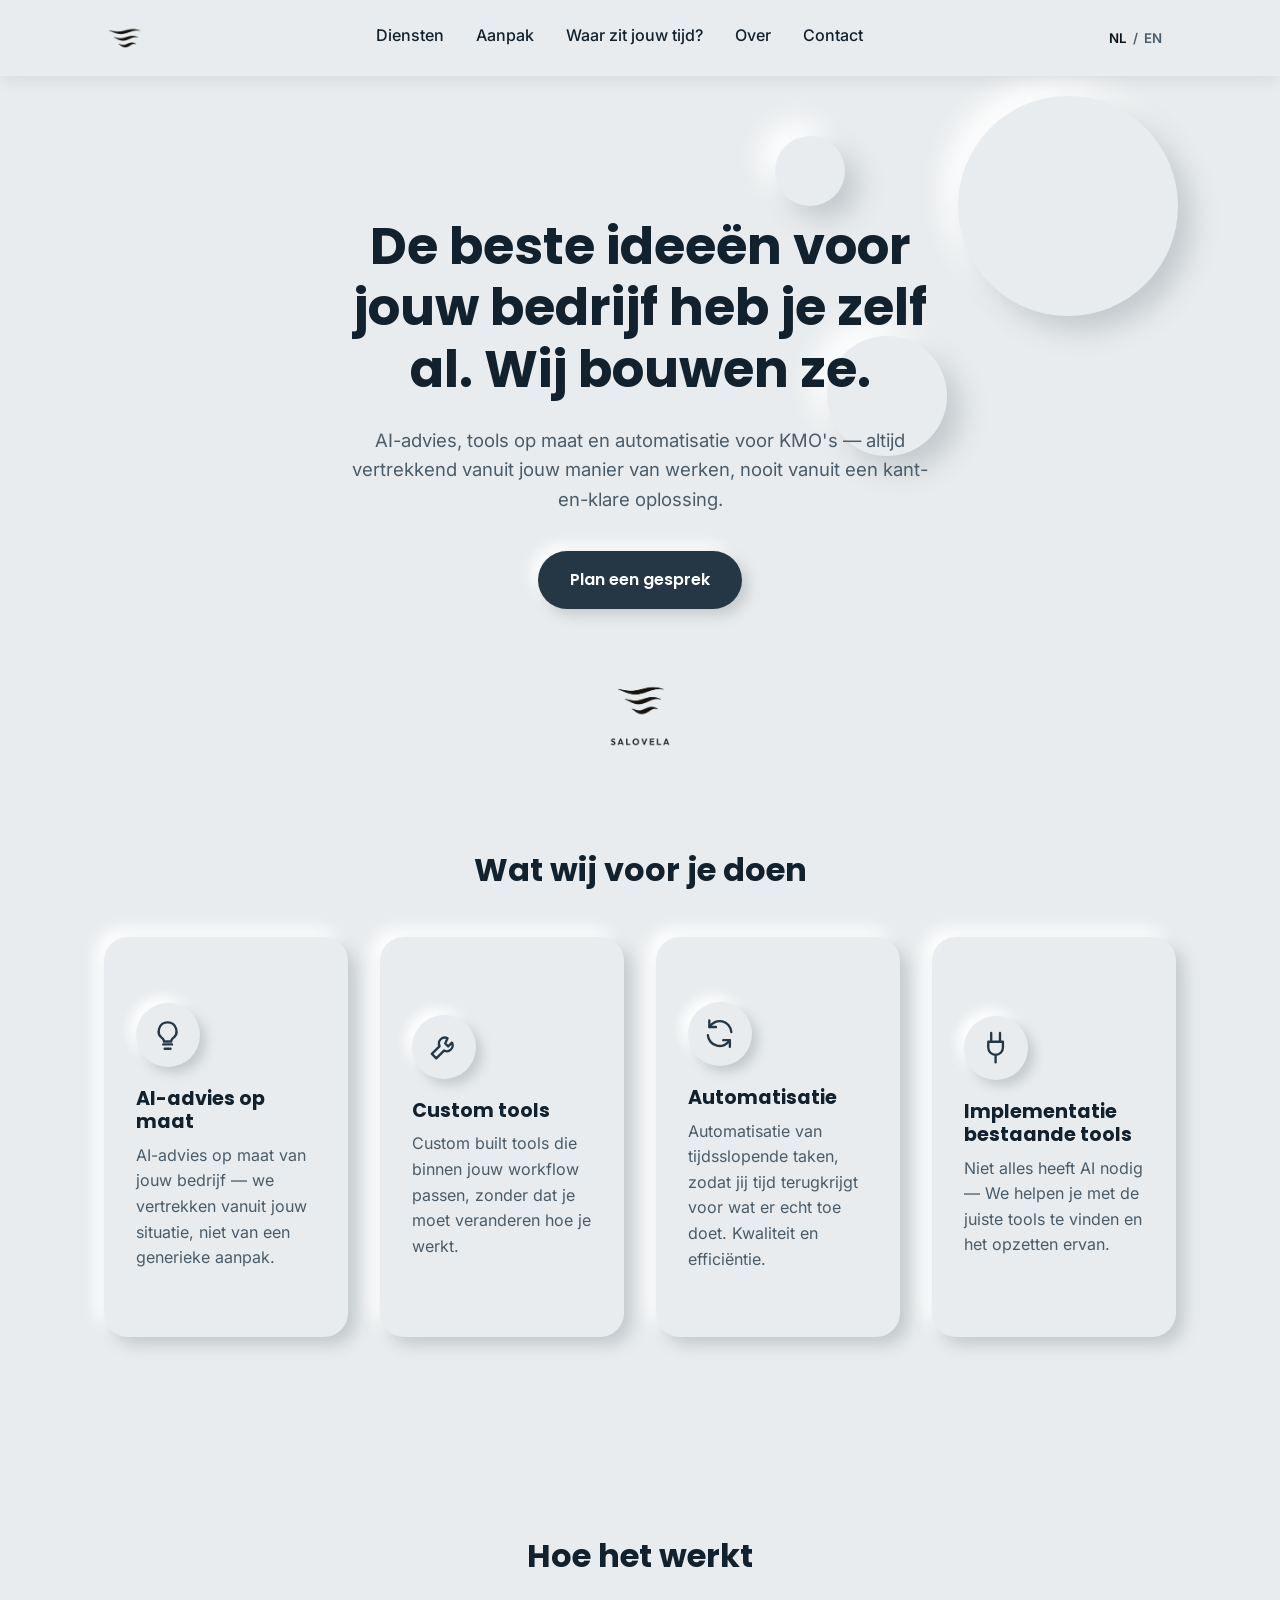
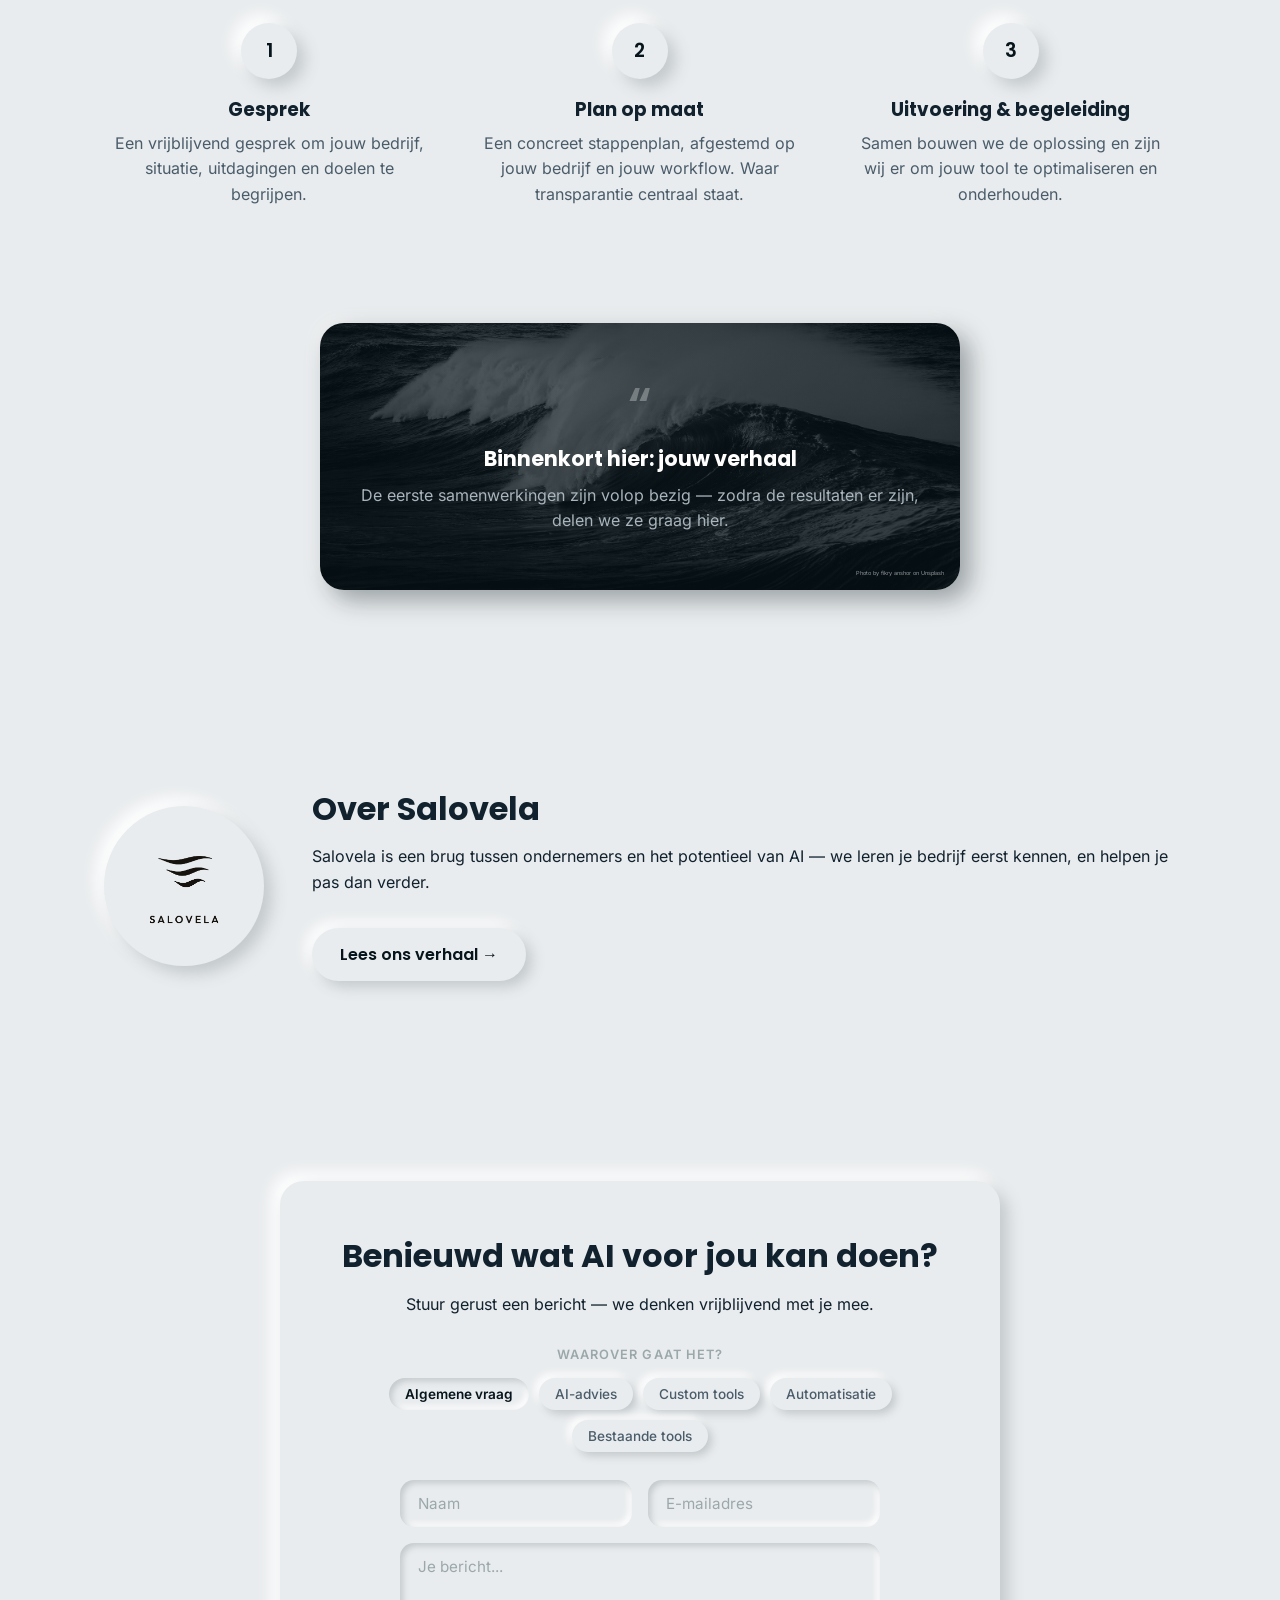
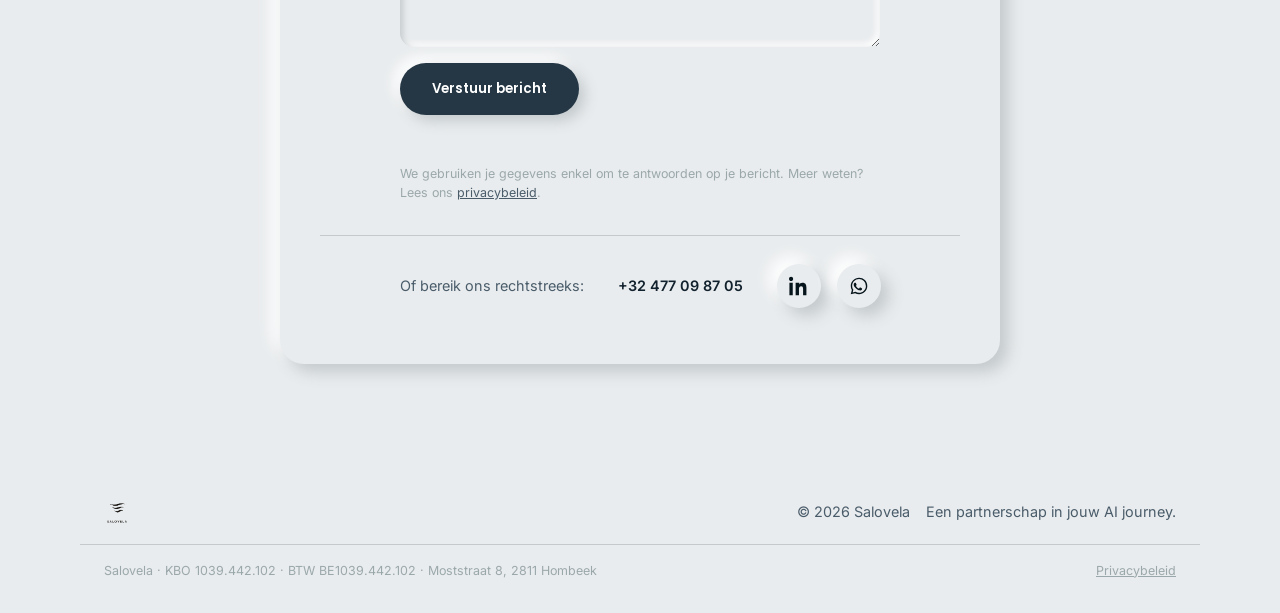
<file: index.html>
<!DOCTYPE html>
<html lang="nl">
<head>
  <meta charset="UTF-8">
  <meta name="viewport" content="width=device-width, initial-scale=1.0">
  <title>Salovela — AI-advies voor KMO's</title>
  <meta name="description" content="Salovela helpt Vlaamse KMO's met AI-advies op maat, custom tools en automatisatie.">
  <link rel="canonical" href="https://salovela.be/">

  <meta property="og:type" content="website">
  <meta property="og:url" content="https://salovela.be/">
  <meta property="og:site_name" content="Salovela">
  <meta property="og:locale" content="nl_BE">
  <meta property="og:title" content="Salovela — AI-advies voor KMO's">
  <meta property="og:description" content="Salovela helpt Vlaamse KMO's met AI-advies op maat, custom tools en automatisatie.">
  <meta property="og:image" content="https://salovela.be/assets/images/og-image.jpg">
  <meta property="og:image:width" content="1200">
  <meta property="og:image:height" content="630">

  <meta name="twitter:card" content="summary_large_image">
  <meta name="twitter:title" content="Salovela — AI-advies voor KMO's">
  <meta name="twitter:description" content="Salovela helpt Vlaamse KMO's met AI-advies op maat, custom tools en automatisatie.">
  <meta name="twitter:image" content="https://salovela.be/assets/images/og-image.jpg">

  <link rel="icon" type="image/png" href="assets/images/salovela-mark.png">
  <link rel="stylesheet" href="css/style.css">
</head>
<body>

  <header class="site-header">
    <div class="container header-inner">
      <a href="#top" class="logo">
        <img src="assets/images/salovela-mark.png" alt="Salovela logo">
      </a>

      <nav class="nav" id="nav">
        <a href="#diensten" data-i18n="nav.services">Diensten</a>
        <a href="#aanpak" data-i18n="nav.process">Aanpak</a>
        <a href="scan.html" data-i18n="nav.scan">Waar zit jouw tijd?</a>
        <a href="over.html" data-i18n="nav.about">Over</a>
        <a href="#contact" data-i18n="nav.contact">Contact</a>
      </nav>

      <div class="header-actions">
        <button class="lang-toggle" id="lang-toggle" aria-label="Switch language">
          <span class="lang-option active" data-lang="nl">NL</span>
          <span class="lang-sep">/</span>
          <span class="lang-option" data-lang="en">EN</span>
        </button>

        <button class="nav-toggle" id="nav-toggle" aria-label="Open menu" aria-expanded="false">
          <span></span><span></span><span></span>
        </button>
      </div>
    </div>
  </header>

  <main id="top">
    <section class="hero">
      <div class="container hero-inner">
        <h1 data-i18n="hero.title">De beste ideeën voor jouw bedrijf heb je zelf al. Wij bouwen ze.</h1>
        <p class="hero-subtitle" data-i18n="hero.subtitle">AI-advies, tools op maat en automatisatie voor KMO's — altijd vertrekkend vanuit jouw manier van werken, nooit vanuit een kant-en-klare oplossing.</p>
        <a href="#contact" class="button button-primary" data-i18n="hero.cta">Plan een gesprek</a>
        <img src="assets/images/salovela-logo.png" alt="Salovela" class="hero-logo">
      </div>

      <div class="hero-blob hero-blob-1" aria-hidden="true"></div>
      <div class="hero-blob hero-blob-2" aria-hidden="true"></div>
      <div class="hero-blob hero-blob-3" aria-hidden="true"></div>
    </section>

    <section id="diensten" class="services">
      <div class="container">
        <h2 data-i18n="services.title">Wat wij voor je doen</h2>

        <div class="card-grid">
          <article class="card neu-raised flip-card" tabindex="0" role="button" aria-pressed="false">
            <div class="flip-card-inner">
              <div class="flip-card-front">
                <span class="card-icon neu-raised" aria-hidden="true">
                  <svg viewBox="0 0 24 24"><path d="M9 18h6M10 21h4M12 3a6 6 0 0 0-3.5 10.9c.6.5 1 1.2 1 2.1h5c0-.9.4-1.6 1-2.1A6 6 0 0 0 12 3z"/></svg>
                </span>
                <h3 data-i18n="services.advice.title">AI-advies op maat</h3>
                <p data-i18n="services.advice.body">AI-advies op maat van jouw bedrijf — we vertrekken vanuit jouw situatie, niet van een generieke aanpak.</p>
              </div>
              <div class="flip-card-back">
                <span class="flip-back-label" data-i18n="services.examplesLabel">Voorbeelden</span>
                <ul>
                  <li data-i18n="services.advice.example1">Claude en Anthropic API voor tekst en klantendienst</li>
                  <li data-i18n="services.advice.example2">AI-gestuurde data-analyse</li>
                  <li data-i18n="services.advice.example3">AI-ondersteuning voor marketing en sales</li>
                </ul>
              </div>
            </div>
          </article>

          <article class="card neu-raised flip-card" tabindex="0" role="button" aria-pressed="false">
            <div class="flip-card-inner">
              <div class="flip-card-front">
                <span class="card-icon neu-raised" aria-hidden="true">
                  <svg viewBox="0 0 24 24"><path d="M14.7 6.3a4 4 0 0 0-5.4 5.4L4 17l3 3 5.3-5.3a4 4 0 0 0 5.4-5.4l-2.6 2.6-2-2z"/></svg>
                </span>
                <h3 data-i18n="services.tools.title">Custom tools</h3>
                <p data-i18n="services.tools.body">Custom built tools die binnen jouw workflow passen, zonder dat je moet veranderen hoe je werkt.</p>
              </div>
              <div class="flip-card-back">
                <span class="flip-back-label" data-i18n="services.examplesLabel">Voorbeelden</span>
                <ul>
                  <li data-i18n="services.tools.example1">Interne dashboards</li>
                  <li data-i18n="services.tools.example2">Workflow-apps op maat</li>
                  <li data-i18n="services.tools.example3">tools en agents die jouw workflow ondersteunen</li>
                </ul>
              </div>
            </div>
          </article>

          <article class="card neu-raised flip-card" tabindex="0" role="button" aria-pressed="false">
            <div class="flip-card-inner">
              <div class="flip-card-front">
                <span class="card-icon neu-raised" aria-hidden="true">
                  <svg viewBox="0 0 24 24"><path d="M20 11a8 8 0 0 0-14.9-3.5M4 13a8 8 0 0 0 14.9 3.5"/><path d="M5 3v4.5H9.5M19 21v-4.5H14.5"/></svg>
                </span>
                <h3 data-i18n="services.automation.title">Automatisatie</h3>
                <p data-i18n="services.automation.body">Automatisatie van tijdsslopende taken, zodat jij tijd terugkrijgt voor wat er echt toe doet. Kwaliteit en efficiëntie.</p>
              </div>
              <div class="flip-card-back">
                <span class="flip-back-label" data-i18n="services.examplesLabel">Voorbeelden</span>
                <ul>
                  <li data-i18n="services.automation.example1">automatische analyses en rapportages</li>
                  <li data-i18n="services.automation.example2">digitale workflows</li>
                  <li data-i18n="services.automation.example3">Automatische email ordening</li>
                </ul>
              </div>
            </div>
          </article>

          <article class="card neu-raised flip-card" tabindex="0" role="button" aria-pressed="false">
            <div class="flip-card-inner">
              <div class="flip-card-front">
                <span class="card-icon neu-raised" aria-hidden="true">
                  <svg viewBox="0 0 24 24"><path d="M9 2v6M15 2v6M7 8h10v4a5 5 0 0 1-10 0V8z"/><path d="M12 17v5"/></svg>
                </span>
                <h3 data-i18n="services.existing.title">Implementatie bestaande tools</h3>
                <p data-i18n="services.existing.body">Niet alles heeft AI nodig — We helpen je met de juiste tools te vinden en het opzetten ervan.</p>
              </div>
              <div class="flip-card-back">
                <span class="flip-back-label" data-i18n="services.examplesLabel">Voorbeelden</span>
                <ul>
                  <li data-i18n="services.existing.example1">Notion, Trello &amp; Slack</li>
                  <li data-i18n="services.existing.example2">CRM zoals HubSpot</li>
                  <li data-i18n="services.existing.example3">Tools Binnen jouw Office365</li>
                </ul>
              </div>
            </div>
          </article>
        </div>
      </div>
    </section>

    <section id="aanpak" class="process">
      <div class="container">
        <h2 data-i18n="process.title">Hoe het werkt</h2>

        <div class="step-grid">
          <div class="step">
            <span class="step-number neu-raised">1</span>
            <h3 data-i18n="process.step1.title">Gesprek</h3>
            <p data-i18n="process.step1.body">Een vrijblijvend gesprek om jouw bedrijf, situatie, uitdagingen en doelen te begrijpen.</p>
          </div>

          <div class="step">
            <span class="step-number neu-raised">2</span>
            <h3 data-i18n="process.step2.title">Plan op maat</h3>
            <p data-i18n="process.step2.body">Een concreet stappenplan, afgestemd op jouw bedrijf en jouw workflow. Waar transparantie centraal staat.</p>
          </div>

          <div class="step">
            <span class="step-number neu-raised">3</span>
            <h3 data-i18n="process.step3.title">Uitvoering & begeleiding</h3>
            <p data-i18n="process.step3.body">Samen bouwen we de oplossing en zijn wij er om jouw tool te optimaliseren en onderhouden.</p>
          </div>
        </div>
      </div>
    </section>

    <section class="testimonial">
      <div class="container">
        <div class="testimonial-panel inverted">
          <span class="testimonial-icon" aria-hidden="true">&ldquo;</span>
          <h3 data-i18n="testimonial.title">Binnenkort hier: jouw verhaal</h3>
          <p data-i18n="testimonial.body">De eerste samenwerkingen zijn volop bezig — zodra de resultaten er zijn, delen we ze graag hier.</p>
          <span class="photo-credit">Photo by fikry anshor on Unsplash</span>
        </div>
      </div>
    </section>

    <section id="over" class="about">
      <div class="container about-inner">
        <img src="assets/images/salovela-logo.png" alt="" class="about-mark neu-raised" aria-hidden="true">
        <div>
          <h2 data-i18n="about.title">Over Salovela</h2>
          <p data-i18n="about.body">Salovela is een brug tussen ondernemers en het potentieel van AI — we leren je bedrijf eerst kennen, en helpen je pas dan verder.</p>
          <a href="over.html" class="about-link" data-i18n="about.link">Lees ons verhaal →</a>
        </div>
      </div>
    </section>

    <section id="contact" class="contact">
      <div class="container">
        <div class="contact-panel neu-raised">
          <h2 data-i18n="contact.title">Benieuwd wat AI voor jou kan doen?</h2>
          <p data-i18n="contact.subtitle">Stuur gerust een bericht — we denken vrijblijvend met je mee.</p>

          <span class="topics-label" data-i18n="contact.topicsLabel">Waarover gaat het?</span>
          <div class="topic-chips" role="radiogroup" aria-label="Onderwerp" id="topic-chips">
            <button type="button" class="topic-chip active" role="radio" aria-checked="true" data-i18n="contact.topic.general">Algemene vraag</button>
            <button type="button" class="topic-chip" role="radio" aria-checked="false" data-i18n="contact.topic.advice">AI-advies</button>
            <button type="button" class="topic-chip" role="radio" aria-checked="false" data-i18n="contact.topic.tools">Custom tools</button>
            <button type="button" class="topic-chip" role="radio" aria-checked="false" data-i18n="contact.topic.automation">Automatisatie</button>
            <button type="button" class="topic-chip" role="radio" aria-checked="false" data-i18n="contact.topic.existing">Bestaande tools</button>
          </div>

          <div class="scan-summary" id="scan-summary" hidden>
            <div class="scan-summary-head">
              <span class="scan-summary-title" data-i18n="scan.summary.title">Jouw tijdscan</span>
              <button type="button" class="scan-summary-remove" id="scan-summary-remove" data-i18n="scan.summary.remove">Niet meesturen</button>
            </div>
            <p class="scan-summary-intro" data-i18n="scan.summary.intro">Dit overzicht sturen we mee met je bericht, zodat je het niet hoeft uit te typen.</p>
            <div id="scan-summary-body"></div>
          </div>

          <form id="contact-form" class="contact-form">
            <input type="hidden" name="access_key" value="03b7c5b4-e16c-43b0-8f05-cd8a8c2d85a0">
            <input type="hidden" name="subject" id="form-subject" value="Aanvraag via website: Algemene vraag">
            <input type="hidden" name="tijdscan" id="form-scan" value="">
            <input type="hidden" name="from_name" value="Salovela website">
            <input type="checkbox" name="botcheck" style="display:none" tabindex="-1" autocomplete="off">

            <div class="form-row">
              <input type="text" name="name" id="form-name" data-i18n-placeholder="contact.form.name" placeholder="Naam" required>
              <input type="email" name="email" id="form-email" data-i18n-placeholder="contact.form.email" placeholder="E-mailadres" required>
            </div>
            <textarea name="message" id="form-message" data-i18n-placeholder="contact.form.message" placeholder="Je bericht..." rows="4" required></textarea>

            <button type="submit" class="button button-primary" id="form-submit" data-i18n="contact.form.submit">Verstuur bericht</button>
            <p class="form-status" id="form-status" role="status" aria-live="polite"></p>
            <p class="form-privacy" data-i18n-html="contact.form.privacy">We gebruiken je gegevens enkel om te antwoorden op je bericht. Meer weten? Lees ons <a href="privacybeleid.html">privacybeleid</a>.</p>
          </form>

          <div class="contact-alt">
            <span data-i18n="contact.orReach">Of bereik ons rechtstreeks:</span>
            <a href="tel:+32477098705" class="contact-phone">+32 477 09 87 05</a>
            <a href="https://www.linkedin.com/in/brent-goyvaerts" target="_blank" rel="noopener noreferrer" class="social-link neu-raised" aria-label="LinkedIn">
              <svg viewBox="0 0 24 24"><path d="M4.98 3.5C4.98 4.88 3.87 6 2.5 6S0 4.88 0 3.5 1.12 1 2.5 1s2.48 1.12 2.48 2.5zM.5 8h4V23h-4V8zM8.5 8h3.8v2.05h.05c.53-1 1.83-2.05 3.77-2.05 4.03 0 4.78 2.65 4.78 6.1V23h-4v-6.9c0-1.65-.03-3.77-2.3-3.77-2.3 0-2.65 1.8-2.65 3.65V23h-4V8z"/></svg>
            </a>
            <a href="https://wa.me/32477098705" target="_blank" rel="noopener noreferrer" class="social-link neu-raised" aria-label="WhatsApp">
              <svg viewBox="0 0 24 24"><path d="M12.04 2c-5.46 0-9.91 4.45-9.91 9.91 0 1.75.46 3.45 1.32 4.95L2.05 22l5.25-1.38c1.45.79 3.08 1.21 4.74 1.21 5.46 0 9.91-4.45 9.91-9.91 0-2.65-1.03-5.14-2.9-7.01A9.816 9.816 0 0012.04 2zm0 1.67c2.2 0 4.26.86 5.82 2.42a8.225 8.225 0 012.41 5.83c0 4.54-3.7 8.23-8.24 8.23-1.48 0-2.93-.39-4.19-1.15l-.3-.17-3.12.82.83-3.04-.2-.31a8.188 8.188 0 01-1.26-4.38c.01-4.54 3.7-8.24 8.25-8.24zm-4.87 4.32c-.16 0-.43.06-.66.31-.23.25-.86.85-.86 2.07 0 1.22.89 2.4 1.01 2.56.12.17 1.75 2.67 4.25 3.73.59.26 1.06.41 1.42.52.6.19 1.14.16 1.57.1.48-.07 1.46-.6 1.67-1.18.21-.58.21-1.07.14-1.18-.06-.11-.23-.17-.48-.3-.25-.12-1.47-.73-1.7-.81-.23-.08-.39-.12-.56.12-.17.25-.64.81-.78.97-.14.17-.29.19-.53.06-.25-.12-1.03-.38-1.97-1.21-.73-.65-1.22-1.45-1.36-1.7-.14-.25-.02-.38.11-.51.11-.11.25-.29.37-.43.12-.14.16-.25.25-.41.08-.17.04-.31-.02-.43-.06-.12-.56-1.35-.77-1.85-.2-.48-.4-.42-.56-.43h-.47z"/></svg>
            </a>
          </div>
        </div>
      </div>
    </section>
  </main>

  <footer class="site-footer">
    <div class="container footer-inner">
      <img src="assets/images/salovela-logo.png" alt="Salovela logo" class="footer-logo">
      <div class="footer-text">
        <span>&copy; 2026 Salovela</span>
        <span data-i18n="footer.tagline">Een partnerschap in jouw AI journey.</span>
      </div>
    </div>
    <div class="container footer-legal">
      <span>Salovela &middot; KBO 1039.442.102 &middot; BTW BE1039.442.102 &middot; Moststraat 8, 2811 Hombeek</span>
      <a href="privacybeleid.html">Privacybeleid</a>
    </div>
  </footer>

  <script src="js/analytics.js"></script>

  <script data-goatcounter="https://salovela.goatcounter.com/count" async src="//gc.zgo.at/count.js"></script>
  <script src="js/script.js"></script>
</body>
</html>
</file>
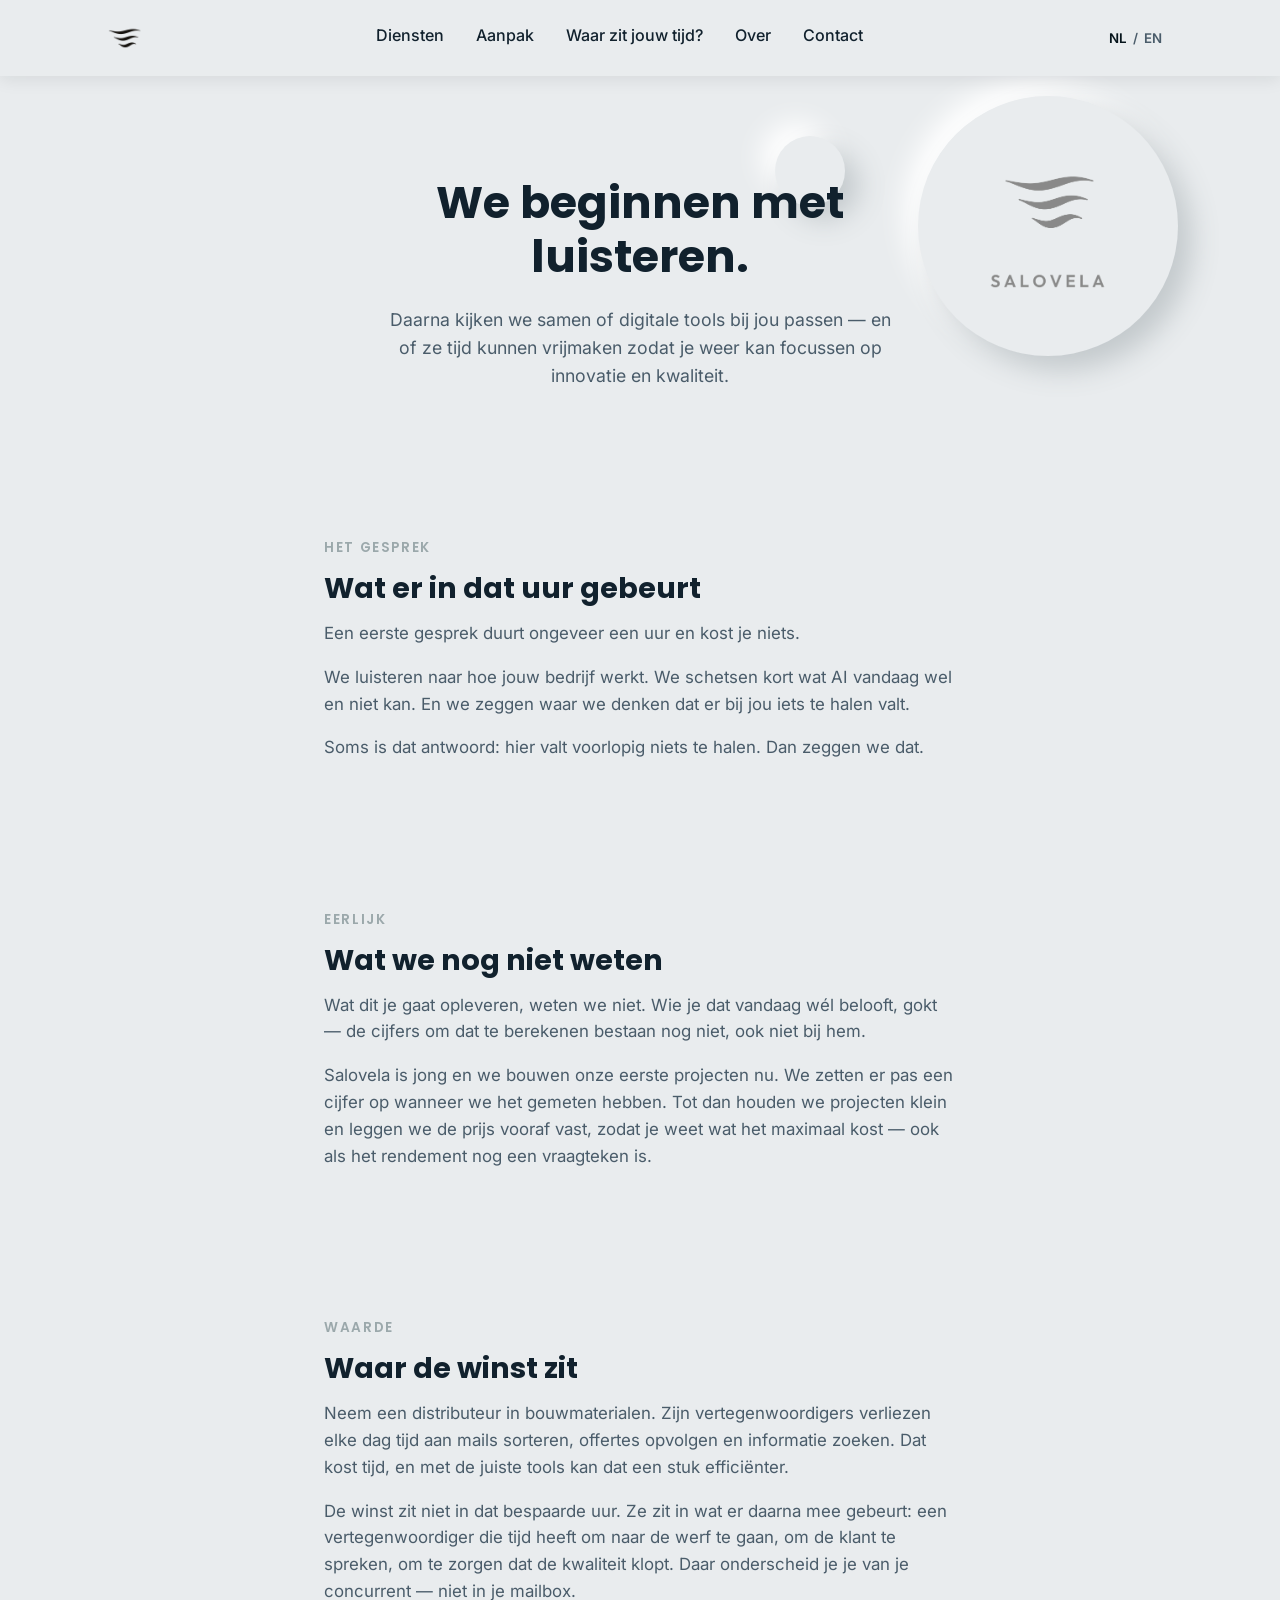
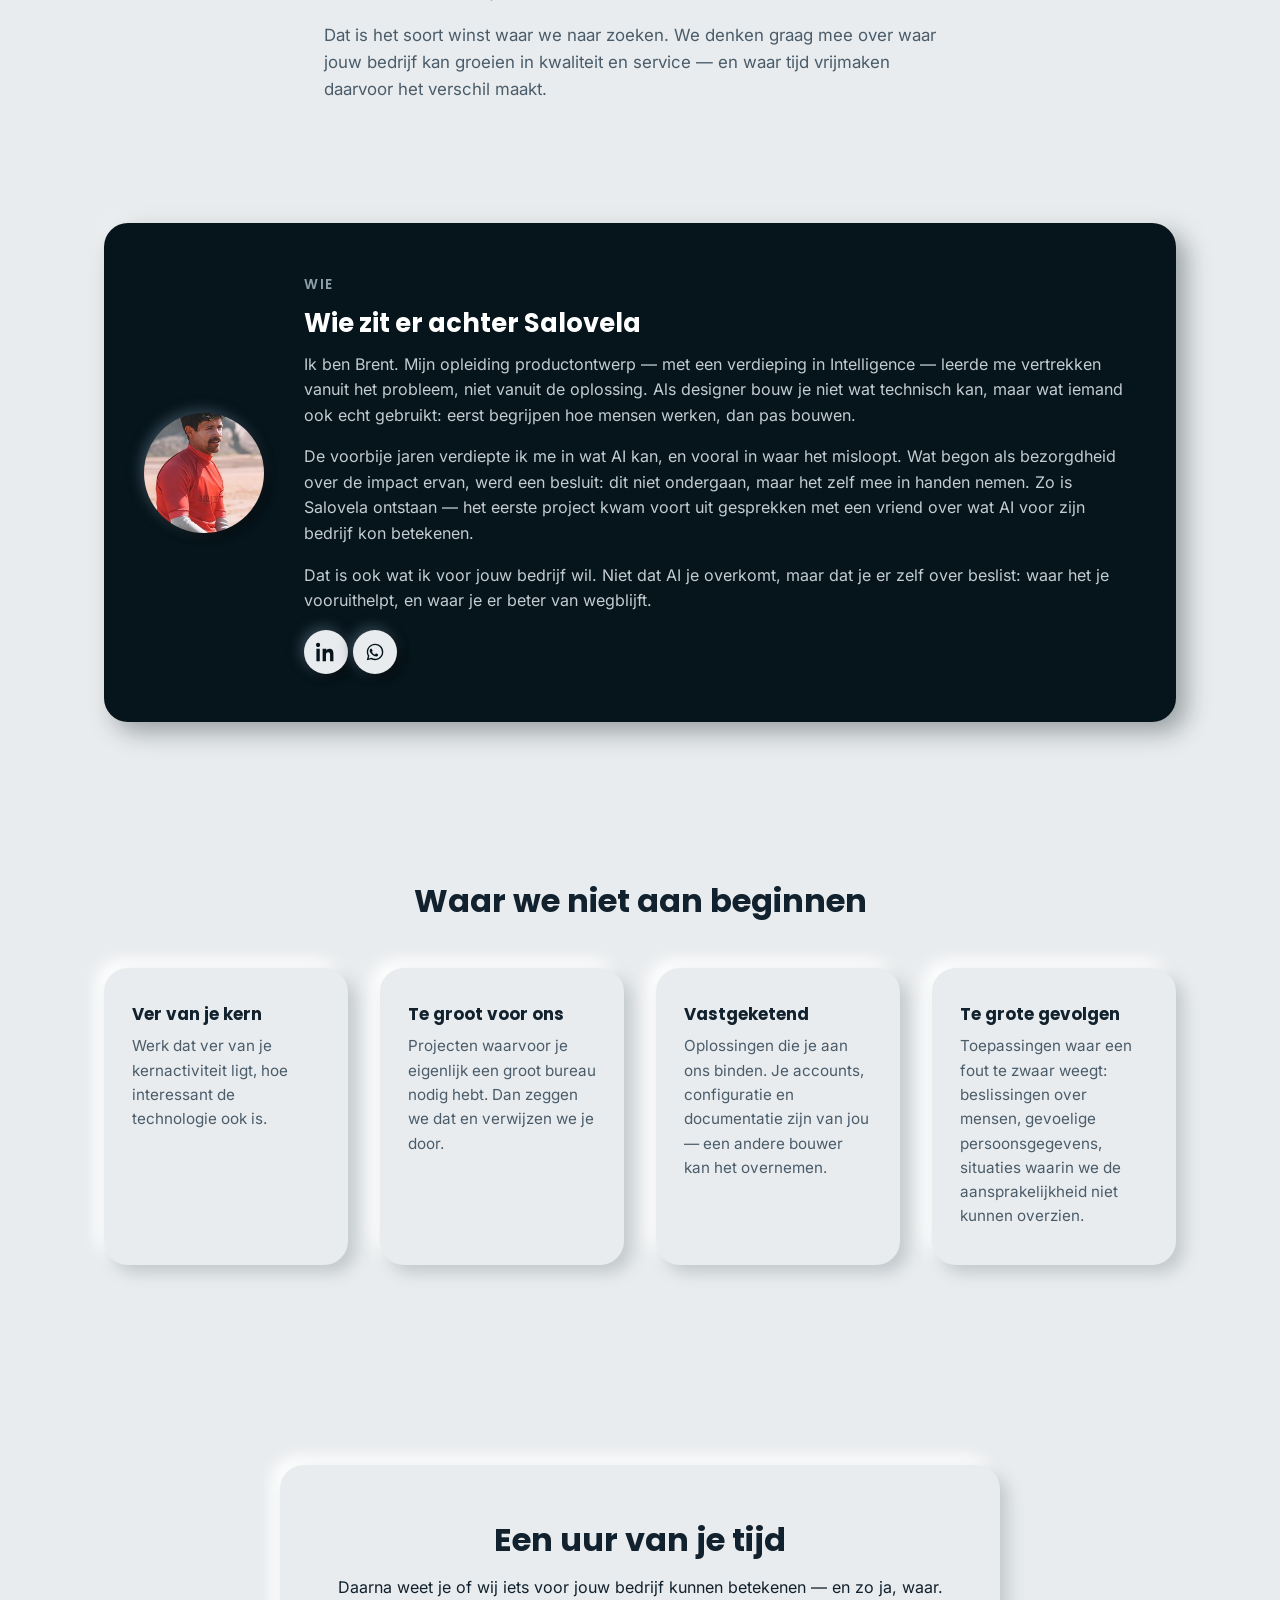
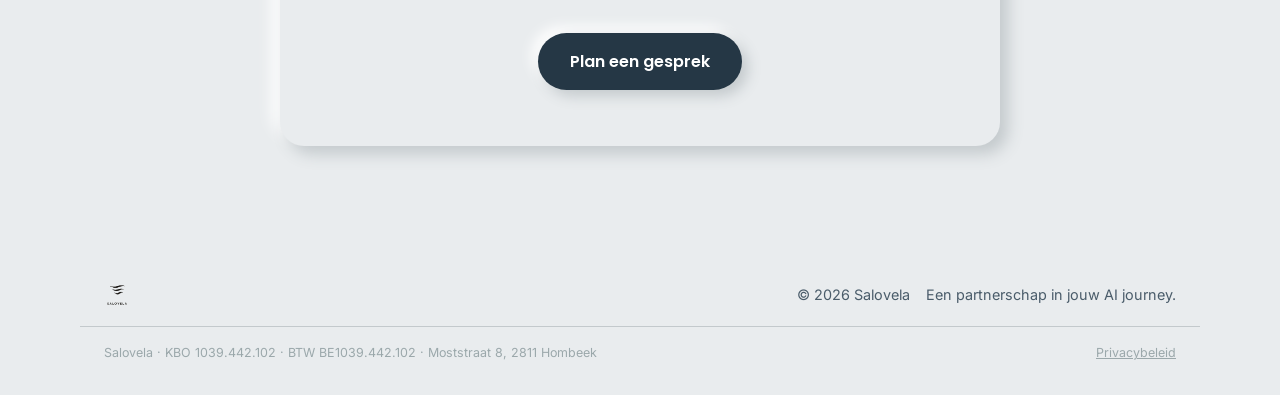
<file: over.html>
<!DOCTYPE html>
<html lang="nl">
<head>
  <meta charset="UTF-8">
  <meta name="viewport" content="width=device-width, initial-scale=1.0">
  <title>Over Salovela — we beginnen met luisteren</title>
  <meta name="description" content="Wat er gebeurt in een eerste gesprek, wat we nog niet weten, en wie er achter Salovela zit.">
  <link rel="canonical" href="https://salovela.be/over.html">

  <meta property="og:type" content="website">
  <meta property="og:url" content="https://salovela.be/over.html">
  <meta property="og:site_name" content="Salovela">
  <meta property="og:locale" content="nl_BE">
  <meta property="og:title" content="Over Salovela — we beginnen met luisteren">
  <meta property="og:description" content="Wat er gebeurt in een eerste gesprek, wat we nog niet weten, en wie er achter Salovela zit.">
  <meta property="og:image" content="https://salovela.be/assets/images/og-image.jpg">
  <meta property="og:image:width" content="1200">
  <meta property="og:image:height" content="630">

  <meta name="twitter:card" content="summary_large_image">
  <meta name="twitter:title" content="Over Salovela — we beginnen met luisteren">
  <meta name="twitter:description" content="Wat er gebeurt in een eerste gesprek, wat we nog niet weten, en wie er achter Salovela zit.">
  <meta name="twitter:image" content="https://salovela.be/assets/images/og-image.jpg">

  <link rel="icon" type="image/png" href="assets/images/salovela-mark.png">
  <link rel="stylesheet" href="css/style.css">
</head>
<body>

  <header class="site-header">
    <div class="container header-inner">
      <a href="index.html" class="logo">
        <img src="assets/images/salovela-mark.png" alt="Salovela logo">
      </a>

      <nav class="nav" id="nav">
        <a href="index.html#diensten" data-i18n="nav.services">Diensten</a>
        <a href="index.html#aanpak" data-i18n="nav.process">Aanpak</a>
        <a href="scan.html" data-i18n="nav.scan">Waar zit jouw tijd?</a>
        <a href="over.html" data-i18n="nav.about">Over</a>
        <a href="index.html#contact" data-i18n="nav.contact">Contact</a>
      </nav>

      <div class="header-actions">
        <button class="lang-toggle" id="lang-toggle" aria-label="Switch language">
          <span class="lang-option active" data-lang="nl">NL</span>
          <span class="lang-sep">/</span>
          <span class="lang-option" data-lang="en">EN</span>
        </button>

        <button class="nav-toggle" id="nav-toggle" aria-label="Open menu" aria-expanded="false">
          <span></span><span></span><span></span>
        </button>
      </div>
    </div>
  </header>

  <main>
    <section class="page-hero">
      <div class="container page-hero-inner">
        <h1 data-i18n="aboutpage.hero.title">We beginnen met luisteren.</h1>
        <p data-i18n="aboutpage.hero.subtitle">Daarna kijken we samen of digitale tools bij jou passen — en of ze tijd kunnen vrijmaken zodat je weer kan focussen op innovatie en kwaliteit.</p>
      </div>

      <div class="hero-blob hero-blob-1" aria-hidden="true">
        <img src="assets/images/salovela-logo.png" alt="" class="hero-blob-mark">
      </div>
      <div class="hero-blob hero-blob-3" aria-hidden="true"></div>
    </section>

    <section class="circle-section">
      <div class="container circle-inner">
        <span class="circle-label" data-i18n="aboutpage.talk.label">Het gesprek</span>
        <h2 data-i18n="aboutpage.talk.title">Wat er in dat uur gebeurt</h2>
        <p data-i18n="aboutpage.talk.body1">Een eerste gesprek duurt ongeveer een uur en kost je niets.</p>
        <p data-i18n="aboutpage.talk.body2">We luisteren naar hoe jouw bedrijf werkt. We schetsen kort wat AI vandaag wel en niet kan. En we zeggen waar we denken dat er bij jou iets te halen valt.</p>
        <p data-i18n="aboutpage.talk.body3">Soms is dat antwoord: hier valt voorlopig niets te halen. Dan zeggen we dat.</p>
      </div>
    </section>

    <section class="circle-section">
      <div class="container circle-inner">
        <span class="circle-label" data-i18n="aboutpage.honest.label">Eerlijk</span>
        <h2 data-i18n="aboutpage.honest.title">Wat we nog niet weten</h2>
        <p data-i18n="aboutpage.honest.body1">Wat dit je gaat opleveren, weten we niet. Wie je dat vandaag wél belooft, gokt — de cijfers om dat te berekenen bestaan nog niet, ook niet bij hem.</p>
        <p data-i18n="aboutpage.honest.body2">Salovela is jong en we bouwen onze eerste projecten nu. We zetten er pas een cijfer op wanneer we het gemeten hebben. Tot dan houden we projecten klein en leggen we de prijs vooraf vast, zodat je weet wat het maximaal kost — ook als het rendement nog een vraagteken is.</p>
      </div>
    </section>

    <section class="circle-section">
      <div class="container circle-inner">
        <span class="circle-label" data-i18n="aboutpage.gain.label">Waarde</span>
        <h2 data-i18n="aboutpage.gain.title">Waar de winst zit</h2>
        <p data-i18n="aboutpage.gain.body1">Neem een distributeur in bouwmaterialen. Zijn vertegenwoordigers verliezen elke dag tijd aan mails sorteren, offertes opvolgen en informatie zoeken. Dat kost tijd, en met de juiste tools kan dat een stuk efficiënter.</p>
        <p data-i18n="aboutpage.gain.body2">De winst zit niet in dat bespaarde uur. Ze zit in wat er daarna mee gebeurt: een vertegenwoordiger die tijd heeft om naar de werf te gaan, om de klant te spreken, om te zorgen dat de kwaliteit klopt. Daar onderscheid je je van je concurrent — niet in je mailbox.</p>
        <p data-i18n="aboutpage.gain.body3">Dat is het soort winst waar we naar zoeken. We denken graag mee over waar jouw bedrijf kan groeien in kwaliteit en service — en waar tijd vrijmaken daarvoor het verschil maakt.</p>
      </div>
    </section>

    <section class="who">
      <div class="container">
        <div class="who-panel inverted">
          <img src="assets/images/signature/brent.jpg" alt="Brent Goyvaerts" class="who-avatar neu-raised">
          <div>
            <span class="circle-label" data-i18n="aboutpage.who.label">Wie</span>
            <h2 data-i18n="aboutpage.who.title">Wie zit er achter Salovela</h2>
            <p data-i18n="aboutpage.who.body1">Ik ben Brent. Mijn opleiding productontwerp — met een verdieping in Intelligence — leerde me vertrekken vanuit het probleem, niet vanuit de oplossing. Als designer bouw je niet wat technisch kan, maar wat iemand ook echt gebruikt: eerst begrijpen hoe mensen werken, dan pas bouwen.</p>
            <p data-i18n="aboutpage.who.body2">De voorbije jaren verdiepte ik me in wat AI kan, en vooral in waar het misloopt. Wat begon als bezorgdheid over de impact ervan, werd een besluit: dit niet ondergaan, maar het zelf mee in handen nemen. Zo is Salovela ontstaan — het eerste project kwam voort uit gesprekken met een vriend over wat AI voor zijn bedrijf kon betekenen.</p>
            <p data-i18n="aboutpage.who.body3">Dat is ook wat ik voor jouw bedrijf wil. Niet dat AI je overkomt, maar dat je er zelf over beslist: waar het je vooruithelpt, en waar je er beter van wegblijft.</p>
            <a href="https://www.linkedin.com/in/brent-goyvaerts" target="_blank" rel="noopener noreferrer" class="social-link neu-raised" aria-label="LinkedIn">
              <svg viewBox="0 0 24 24"><path d="M4.98 3.5C4.98 4.88 3.87 6 2.5 6S0 4.88 0 3.5 1.12 1 2.5 1s2.48 1.12 2.48 2.5zM.5 8h4V23h-4V8zM8.5 8h3.8v2.05h.05c.53-1 1.83-2.05 3.77-2.05 4.03 0 4.78 2.65 4.78 6.1V23h-4v-6.9c0-1.65-.03-3.77-2.3-3.77-2.3 0-2.65 1.8-2.65 3.65V23h-4V8z"/></svg>
            </a>
            <a href="https://wa.me/32477098705" target="_blank" rel="noopener noreferrer" class="social-link neu-raised" aria-label="WhatsApp">
              <svg viewBox="0 0 24 24"><path d="M12.04 2c-5.46 0-9.91 4.45-9.91 9.91 0 1.75.46 3.45 1.32 4.95L2.05 22l5.25-1.38c1.45.79 3.08 1.21 4.74 1.21 5.46 0 9.91-4.45 9.91-9.91 0-2.65-1.03-5.14-2.9-7.01A9.816 9.816 0 0012.04 2zm0 1.67c2.2 0 4.26.86 5.82 2.42a8.225 8.225 0 012.41 5.83c0 4.54-3.7 8.23-8.24 8.23-1.48 0-2.93-.39-4.19-1.15l-.3-.17-3.12.82.83-3.04-.2-.31a8.188 8.188 0 01-1.26-4.38c.01-4.54 3.7-8.24 8.25-8.24zm-4.87 4.32c-.16 0-.43.06-.66.31-.23.25-.86.85-.86 2.07 0 1.22.89 2.4 1.01 2.56.12.17 1.75 2.67 4.25 3.73.59.26 1.06.41 1.42.52.6.19 1.14.16 1.57.1.48-.07 1.46-.6 1.67-1.18.21-.58.21-1.07.14-1.18-.06-.11-.23-.17-.48-.3-.25-.12-1.47-.73-1.7-.81-.23-.08-.39-.12-.56.12-.17.25-.64.81-.78.97-.14.17-.29.19-.53.06-.25-.12-1.03-.38-1.97-1.21-.73-.65-1.22-1.45-1.36-1.7-.14-.25-.02-.38.11-.51.11-.11.25-.29.37-.43.12-.14.16-.25.25-.41.08-.17.04-.31-.02-.43-.06-.12-.56-1.35-.77-1.85-.2-.48-.4-.42-.56-.43h-.47z"/></svg>
            </a>
          </div>
        </div>
      </div>
    </section>

    <section class="services">
      <div class="container">
        <h2 data-i18n="aboutpage.no.title">Waar we niet aan beginnen</h2>

        <div class="card-grid">
          <article class="card card-plain neu-raised">
            <h3 data-i18n="aboutpage.no.one.title">Ver van je kern</h3>
            <p data-i18n="aboutpage.no.one.body">Werk dat ver van je kernactiviteit ligt, hoe interessant de technologie ook is.</p>
          </article>

          <article class="card card-plain neu-raised">
            <h3 data-i18n="aboutpage.no.two.title">Te groot voor ons</h3>
            <p data-i18n="aboutpage.no.two.body">Projecten waarvoor je eigenlijk een groot bureau nodig hebt. Dan zeggen we dat en verwijzen we je door.</p>
          </article>

          <article class="card card-plain neu-raised">
            <h3 data-i18n="aboutpage.no.three.title">Vastgeketend</h3>
            <p data-i18n="aboutpage.no.three.body">Oplossingen die je aan ons binden. Je accounts, configuratie en documentatie zijn van jou — een andere bouwer kan het overnemen.</p>
          </article>

          <article class="card card-plain neu-raised">
            <h3 data-i18n="aboutpage.no.four.title">Te grote gevolgen</h3>
            <p data-i18n="aboutpage.no.four.body">Toepassingen waar een fout te zwaar weegt: beslissingen over mensen, gevoelige persoonsgegevens, situaties waarin we de aansprakelijkheid niet kunnen overzien.</p>
          </article>
        </div>
      </div>
    </section>

    <section class="contact">
      <div class="container">
        <div class="contact-panel neu-raised">
          <h2 data-i18n="aboutpage.cta.title">Een uur van je tijd</h2>
          <p data-i18n="aboutpage.cta.body">Daarna weet je of wij iets voor jouw bedrijf kunnen betekenen — en zo ja, waar.</p>
          <div class="contact-details">
            <a href="index.html#contact" class="button button-primary" data-i18n="hero.cta">Plan een gesprek</a>
          </div>
        </div>
      </div>
    </section>
  </main>

  <footer class="site-footer">
    <div class="container footer-inner">
      <img src="assets/images/salovela-logo.png" alt="Salovela logo" class="footer-logo">
      <div class="footer-text">
        <span>&copy; 2026 Salovela</span>
        <span data-i18n="footer.tagline">Een partnerschap in jouw AI journey.</span>
      </div>
    </div>
    <div class="container footer-legal">
      <span>Salovela &middot; KBO 1039.442.102 &middot; BTW BE1039.442.102 &middot; Moststraat 8, 2811 Hombeek</span>
      <a href="privacybeleid.html">Privacybeleid</a>
    </div>
  </footer>

  <script src="js/analytics.js"></script>

  <script data-goatcounter="https://salovela.goatcounter.com/count" async src="//gc.zgo.at/count.js"></script>
  <script src="js/script.js"></script>
</body>
</html>
</file>
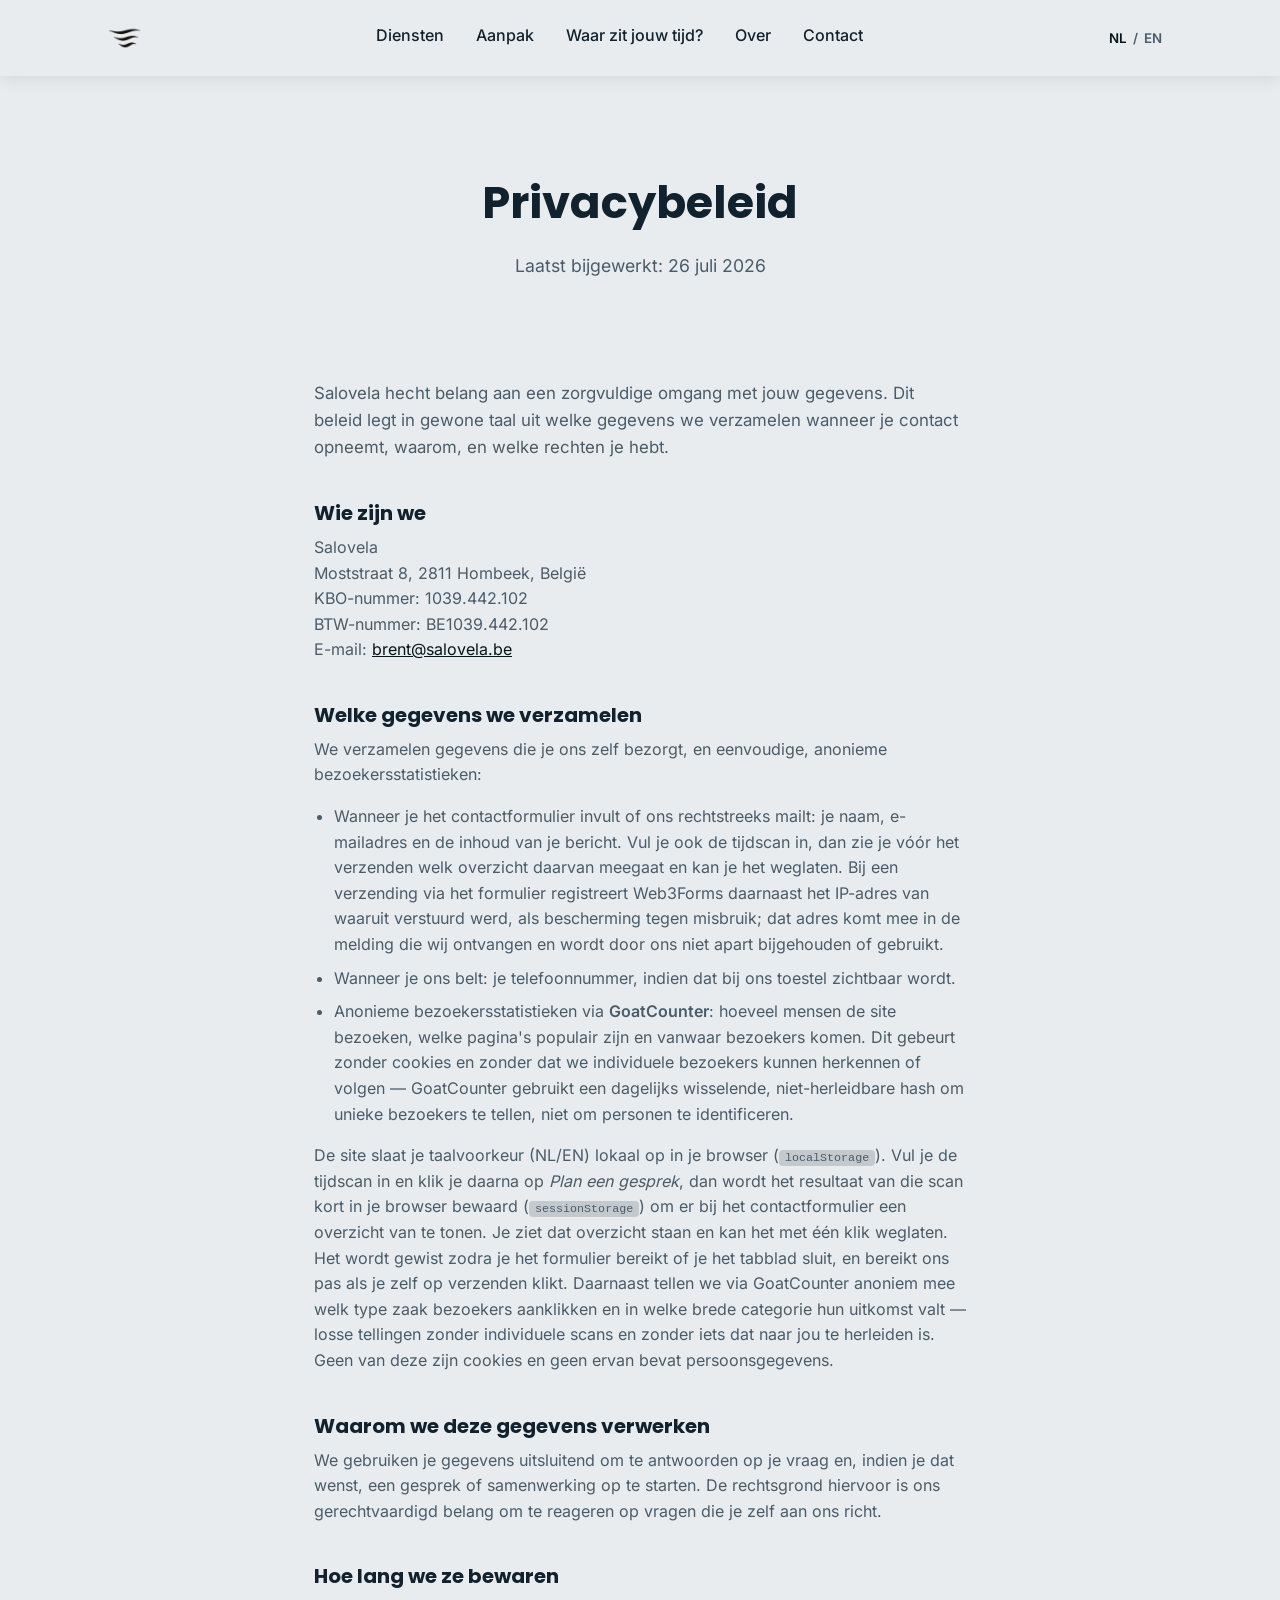
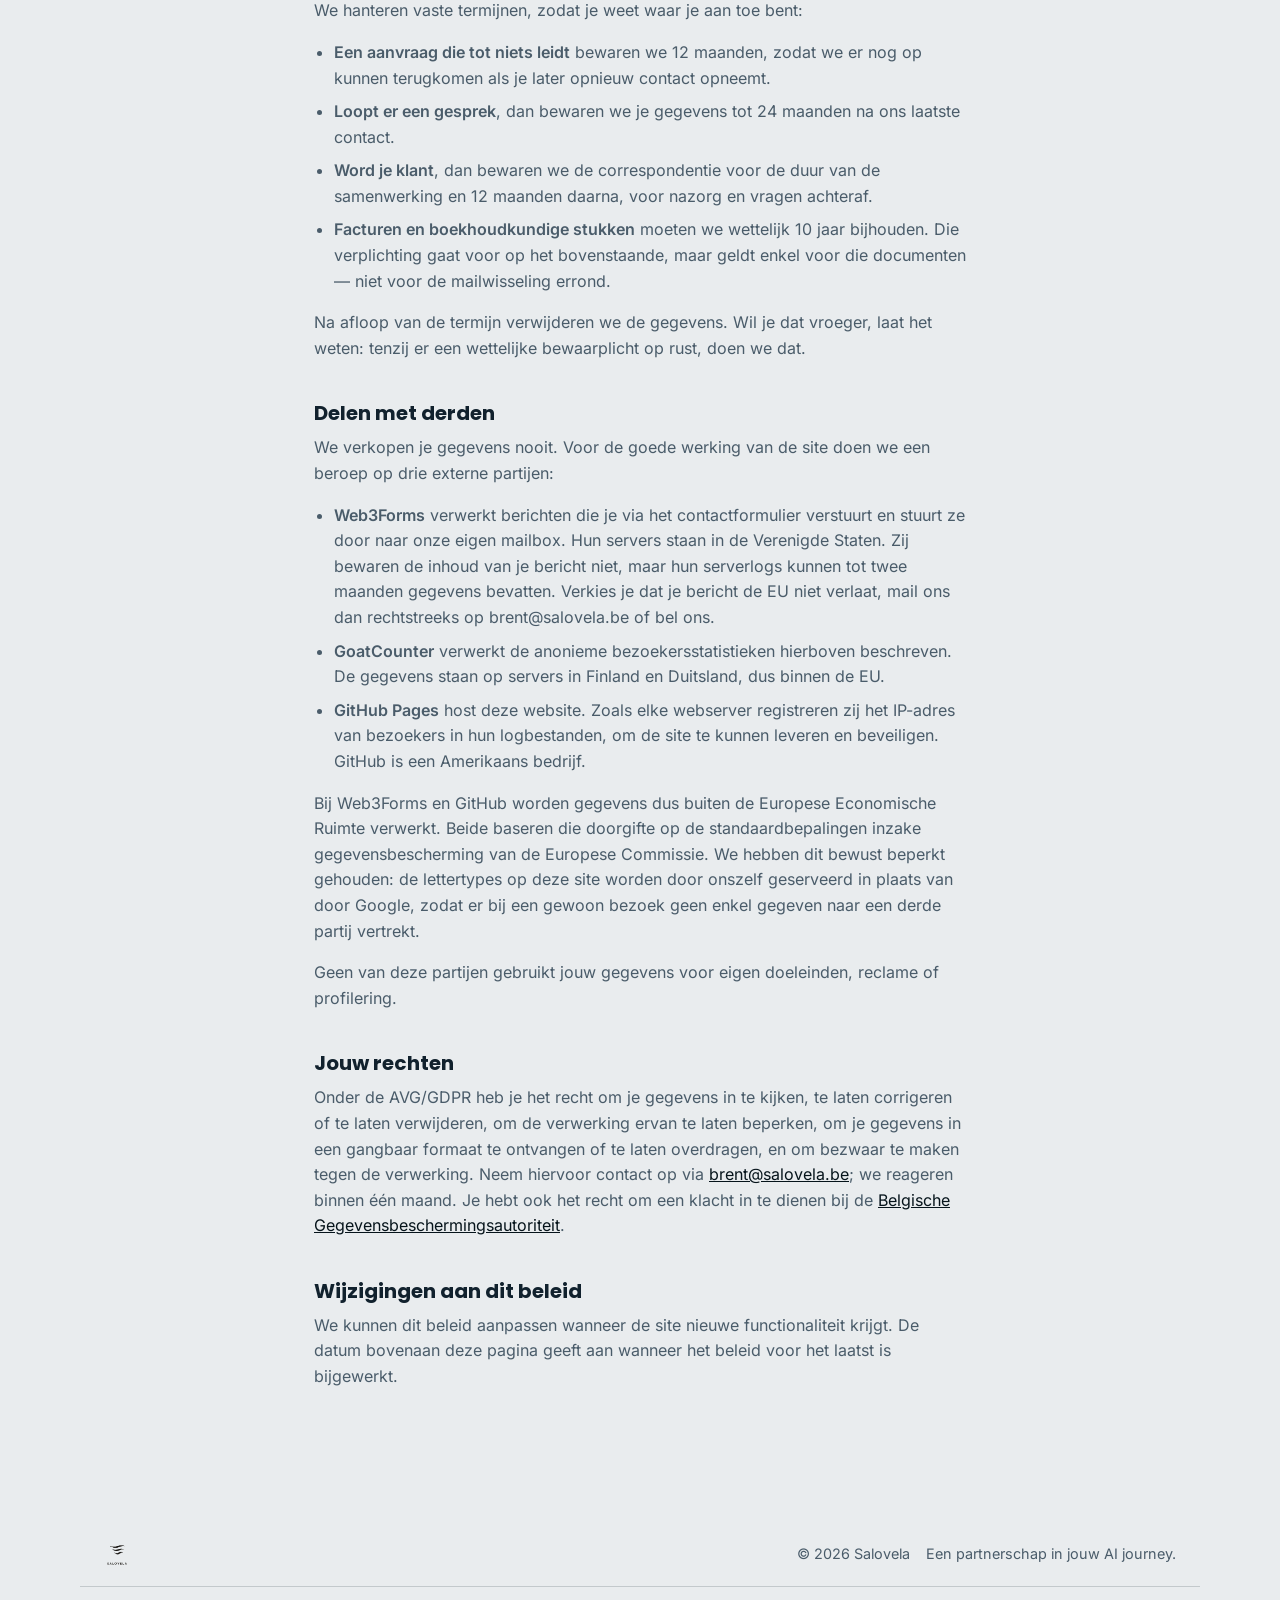
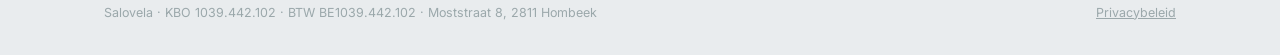
<file: privacybeleid.html>
<!DOCTYPE html>
<html lang="nl">
<head>
  <meta charset="UTF-8">
  <meta name="viewport" content="width=device-width, initial-scale=1.0">
  <title>Privacybeleid — Salovela</title>
  <meta name="description" content="Privacybeleid van Salovela: welke gegevens we verzamelen, waarom, en welke rechten je hebt.">
  <link rel="canonical" href="https://salovela.be/privacybeleid.html">

  <meta property="og:type" content="website">
  <meta property="og:url" content="https://salovela.be/privacybeleid.html">
  <meta property="og:site_name" content="Salovela">
  <meta property="og:locale" content="nl_BE">
  <meta property="og:title" content="Privacybeleid — Salovela">
  <meta property="og:description" content="Privacybeleid van Salovela: welke gegevens we verzamelen, waarom, en welke rechten je hebt.">
  <meta property="og:image" content="https://salovela.be/assets/images/og-image.jpg">
  <meta property="og:image:width" content="1200">
  <meta property="og:image:height" content="630">

  <meta name="twitter:card" content="summary_large_image">
  <meta name="twitter:title" content="Privacybeleid — Salovela">
  <meta name="twitter:description" content="Privacybeleid van Salovela: welke gegevens we verzamelen, waarom, en welke rechten je hebt.">
  <meta name="twitter:image" content="https://salovela.be/assets/images/og-image.jpg">

  <link rel="icon" type="image/png" href="assets/images/salovela-mark.png">
  <link rel="stylesheet" href="css/style.css">
</head>
<body>

  <header class="site-header">
    <div class="container header-inner">
      <a href="index.html" class="logo">
        <img src="assets/images/salovela-mark.png" alt="Salovela logo">
      </a>

      <nav class="nav" id="nav">
        <a href="index.html#diensten" data-i18n="nav.services">Diensten</a>
        <a href="index.html#aanpak" data-i18n="nav.process">Aanpak</a>
        <a href="scan.html" data-i18n="nav.scan">Waar zit jouw tijd?</a>
        <a href="over.html" data-i18n="nav.about">Over</a>
        <a href="index.html#contact" data-i18n="nav.contact">Contact</a>
      </nav>

      <div class="header-actions">
        <button class="lang-toggle" id="lang-toggle" aria-label="Switch language">
          <span class="lang-option active" data-lang="nl">NL</span>
          <span class="lang-sep">/</span>
          <span class="lang-option" data-lang="en">EN</span>
        </button>

        <button class="nav-toggle" id="nav-toggle" aria-label="Open menu" aria-expanded="false">
          <span></span><span></span><span></span>
        </button>
      </div>
    </div>
  </header>

  <main>
    <section class="page-hero">
      <div class="container page-hero-inner">
        <h1 data-i18n="legal.hero.title">Privacybeleid</h1>
        <p data-i18n="legal.hero.updated">Laatst bijgewerkt: 26 juli 2026</p>
      </div>
    </section>

    <section class="legal">
      <div class="container legal-inner">
        <p class="legal-intro" data-i18n="legal.intro">Salovela hecht belang aan een zorgvuldige omgang met jouw gegevens. Dit beleid legt in gewone taal uit welke gegevens we verzamelen wanneer je contact opneemt, waarom, en welke rechten je hebt.</p>

        <h2 data-i18n="legal.who.title">Wie zijn we</h2>
        <p>
          Salovela<br>
          Moststraat 8, 2811 Hombeek, België<br>
          KBO-nummer: 1039.442.102<br>
          BTW-nummer: BE1039.442.102<br>
          E-mail: <a href="mailto:brent@salovela.be">brent@salovela.be</a>
        </p>

        <h2 data-i18n="legal.data.title">Welke gegevens we verzamelen</h2>
        <p data-i18n="legal.data.intro">We verzamelen gegevens die je ons zelf bezorgt, en eenvoudige, anonieme bezoekersstatistieken:</p>
        <ul>
          <li data-i18n="legal.data.item1">Wanneer je het contactformulier invult of ons rechtstreeks mailt: je naam, e-mailadres en de inhoud van je bericht. Vul je ook de tijdscan in, dan zie je vóór het verzenden welk overzicht daarvan meegaat en kan je het weglaten. Bij een verzending via het formulier registreert Web3Forms daarnaast het IP-adres van waaruit verstuurd werd, als bescherming tegen misbruik; dat adres komt mee in de melding die wij ontvangen en wordt door ons niet apart bijgehouden of gebruikt.</li>
          <li data-i18n="legal.data.item2">Wanneer je ons belt: je telefoonnummer, indien dat bij ons toestel zichtbaar wordt.</li>
          <li data-i18n-html="legal.data.item3">Anonieme bezoekersstatistieken via <strong>GoatCounter</strong>: hoeveel mensen de site bezoeken, welke pagina's populair zijn en vanwaar bezoekers komen. Dit gebeurt zonder cookies en zonder dat we individuele bezoekers kunnen herkennen of volgen — GoatCounter gebruikt een dagelijks wisselende, niet-herleidbare hash om unieke bezoekers te tellen, niet om personen te identificeren.</li>
        </ul>
        <p data-i18n-html="legal.data.localstorage">De site slaat je taalvoorkeur (NL/EN) lokaal op in je browser (<code>localStorage</code>). Vul je de tijdscan in en klik je daarna op <em>Plan een gesprek</em>, dan wordt het resultaat van die scan kort in je browser bewaard (<code>sessionStorage</code>) om er bij het contactformulier een overzicht van te tonen. Je ziet dat overzicht staan en kan het met één klik weglaten. Het wordt gewist zodra je het formulier bereikt of je het tabblad sluit, en bereikt ons pas als je zelf op verzenden klikt. Daarnaast tellen we via GoatCounter anoniem mee welk type zaak bezoekers aanklikken en in welke brede categorie hun uitkomst valt — losse tellingen zonder individuele scans en zonder iets dat naar jou te herleiden is. Geen van deze zijn cookies en geen ervan bevat persoonsgegevens.</p>

        <h2 data-i18n="legal.why.title">Waarom we deze gegevens verwerken</h2>
        <p data-i18n="legal.why.body">We gebruiken je gegevens uitsluitend om te antwoorden op je vraag en, indien je dat wenst, een gesprek of samenwerking op te starten. De rechtsgrond hiervoor is ons gerechtvaardigd belang om te reageren op vragen die je zelf aan ons richt.</p>

        <h2 data-i18n="legal.retention.title">Hoe lang we ze bewaren</h2>
        <p data-i18n="legal.retention.body">We hanteren vaste termijnen, zodat je weet waar je aan toe bent:</p>
        <ul>
          <li data-i18n-html="legal.retention.item1"><strong>Een aanvraag die tot niets leidt</strong> bewaren we 12 maanden, zodat we er nog op kunnen terugkomen als je later opnieuw contact opneemt.</li>
          <li data-i18n-html="legal.retention.item2"><strong>Loopt er een gesprek</strong>, dan bewaren we je gegevens tot 24 maanden na ons laatste contact.</li>
          <li data-i18n-html="legal.retention.item3"><strong>Word je klant</strong>, dan bewaren we de correspondentie voor de duur van de samenwerking en 12 maanden daarna, voor nazorg en vragen achteraf.</li>
          <li data-i18n-html="legal.retention.item4"><strong>Facturen en boekhoudkundige stukken</strong> moeten we wettelijk 10 jaar bijhouden. Die verplichting gaat voor op het bovenstaande, maar geldt enkel voor die documenten — niet voor de mailwisseling errond.</li>
        </ul>
        <p data-i18n="legal.retention.outro">Na afloop van de termijn verwijderen we de gegevens. Wil je dat vroeger, laat het weten: tenzij er een wettelijke bewaarplicht op rust, doen we dat.</p>

        <h2 data-i18n="legal.sharing.title">Delen met derden</h2>
        <p data-i18n="legal.sharing.intro">We verkopen je gegevens nooit. Voor de goede werking van de site doen we een beroep op drie externe partijen:</p>
        <ul>
          <li data-i18n-html="legal.sharing.item1"><strong>Web3Forms</strong> verwerkt berichten die je via het contactformulier verstuurt en stuurt ze door naar onze eigen mailbox. Hun servers staan in de Verenigde Staten. Zij bewaren de inhoud van je bericht niet, maar hun serverlogs kunnen tot twee maanden gegevens bevatten. Verkies je dat je bericht de EU niet verlaat, mail ons dan rechtstreeks op brent@salovela.be of bel ons.</li>
          <li data-i18n-html="legal.sharing.item2"><strong>GoatCounter</strong> verwerkt de anonieme bezoekersstatistieken hierboven beschreven. De gegevens staan op servers in Finland en Duitsland, dus binnen de EU.</li>
          <li data-i18n-html="legal.sharing.item3"><strong>GitHub Pages</strong> host deze website. Zoals elke webserver registreren zij het IP-adres van bezoekers in hun logbestanden, om de site te kunnen leveren en beveiligen. GitHub is een Amerikaans bedrijf.</li>
        </ul>
        <p data-i18n="legal.sharing.transfer">Bij Web3Forms en GitHub worden gegevens dus buiten de Europese Economische Ruimte verwerkt. Beide baseren die doorgifte op de standaardbepalingen inzake gegevensbescherming van de Europese Commissie. We hebben dit bewust beperkt gehouden: de lettertypes op deze site worden door onszelf geserveerd in plaats van door Google, zodat er bij een gewoon bezoek geen enkel gegeven naar een derde partij vertrekt.</p>
        <p data-i18n="legal.sharing.outro">Geen van deze partijen gebruikt jouw gegevens voor eigen doeleinden, reclame of profilering.</p>

        <h2 data-i18n="legal.rights.title">Jouw rechten</h2>
        <p data-i18n-html="legal.rights.body">Onder de AVG/GDPR heb je het recht om je gegevens in te kijken, te laten corrigeren of te laten verwijderen, om de verwerking ervan te laten beperken, om je gegevens in een gangbaar formaat te ontvangen of te laten overdragen, en om bezwaar te maken tegen de verwerking. Neem hiervoor contact op via <a href="mailto:brent@salovela.be">brent@salovela.be</a>; we reageren binnen één maand. Je hebt ook het recht om een klacht in te dienen bij de <a href="https://www.gegevensbeschermingsautoriteit.be" target="_blank" rel="noopener noreferrer">Belgische Gegevensbeschermingsautoriteit</a>.</p>

        <h2 data-i18n="legal.changes.title">Wijzigingen aan dit beleid</h2>
        <p data-i18n="legal.changes.body">We kunnen dit beleid aanpassen wanneer de site nieuwe functionaliteit krijgt. De datum bovenaan deze pagina geeft aan wanneer het beleid voor het laatst is bijgewerkt.</p>
      </div>
    </section>
  </main>

  <footer class="site-footer">
    <div class="container footer-inner">
      <img src="assets/images/salovela-logo.png" alt="Salovela logo" class="footer-logo">
      <div class="footer-text">
        <span>&copy; 2026 Salovela</span>
        <span>Een partnerschap in jouw AI journey.</span>
      </div>
    </div>
    <div class="container footer-legal">
      <span>Salovela &middot; KBO 1039.442.102 &middot; BTW BE1039.442.102 &middot; Moststraat 8, 2811 Hombeek</span>
      <a href="privacybeleid.html">Privacybeleid</a>
    </div>
  </footer>

  <script src="js/analytics.js"></script>

  <script data-goatcounter="https://salovela.goatcounter.com/count" async src="//gc.zgo.at/count.js"></script>
  <script src="js/script.js"></script>
</body>
</html>
</file>
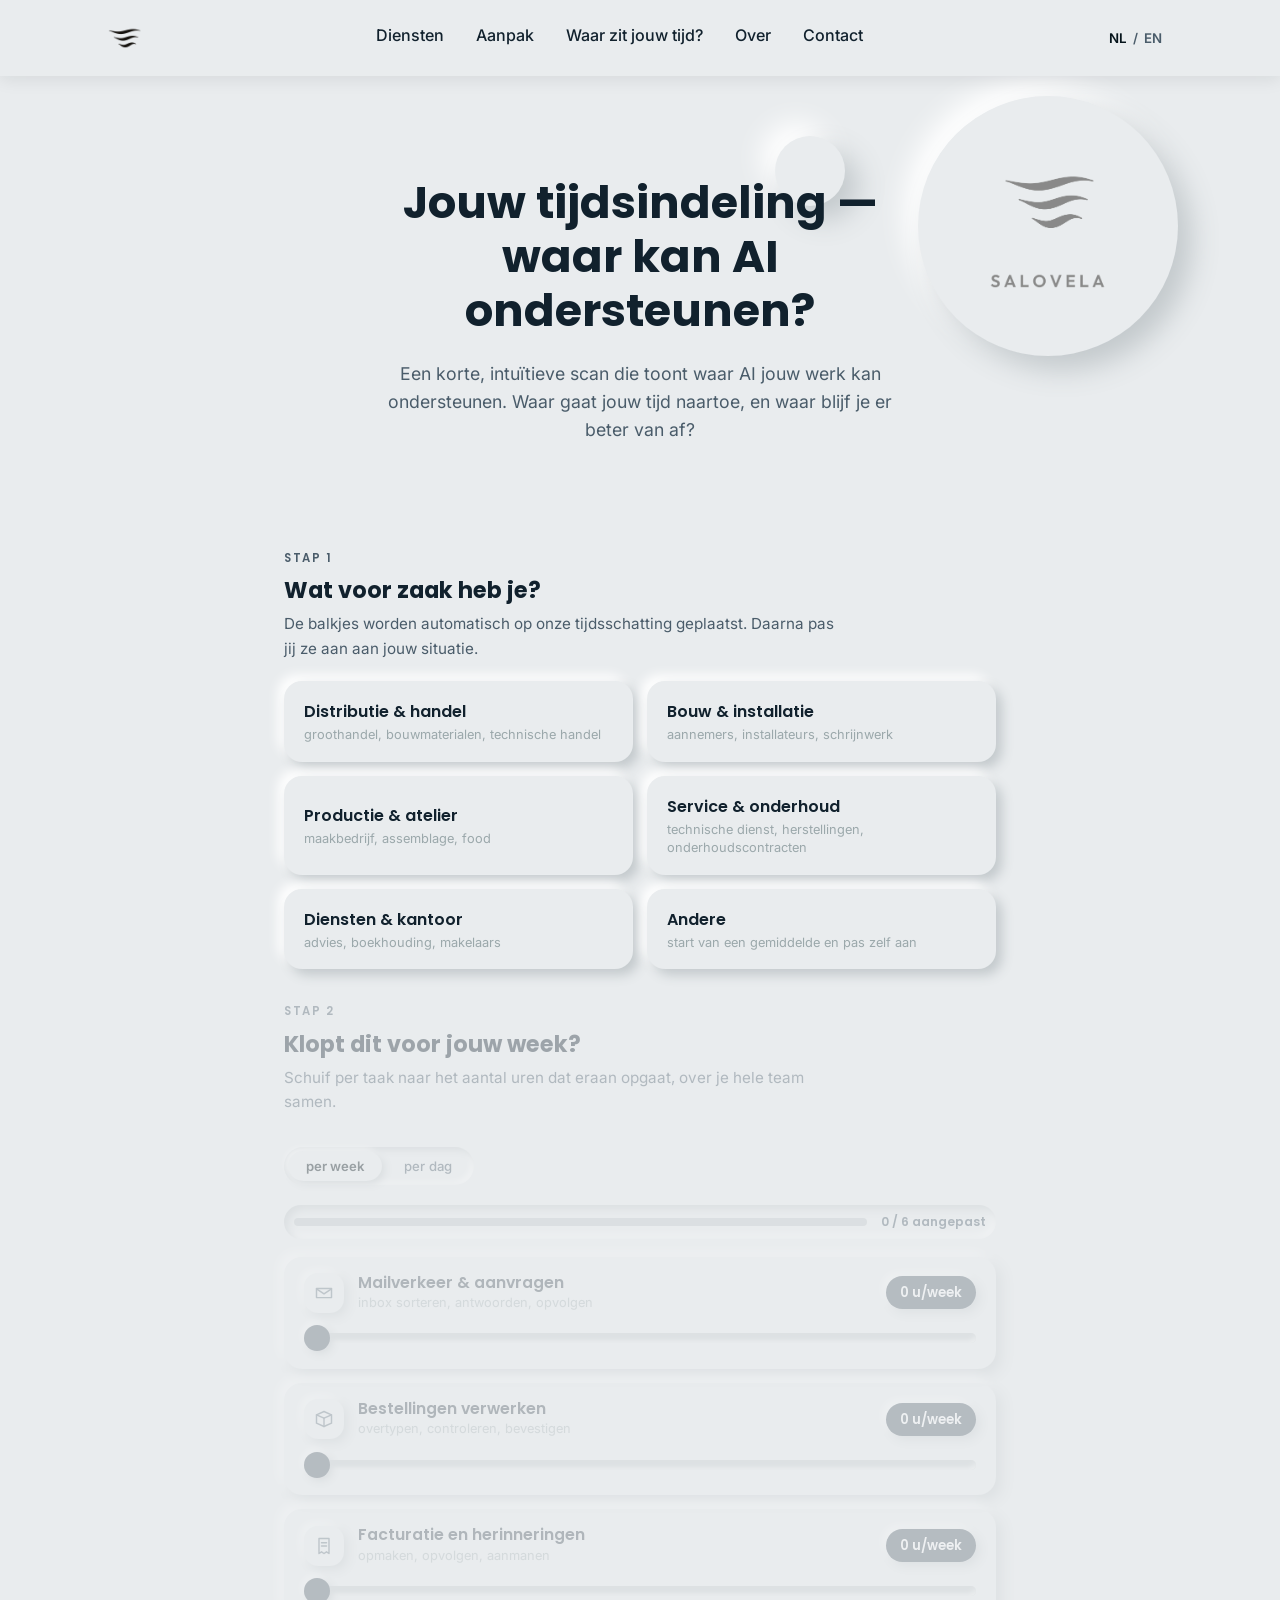
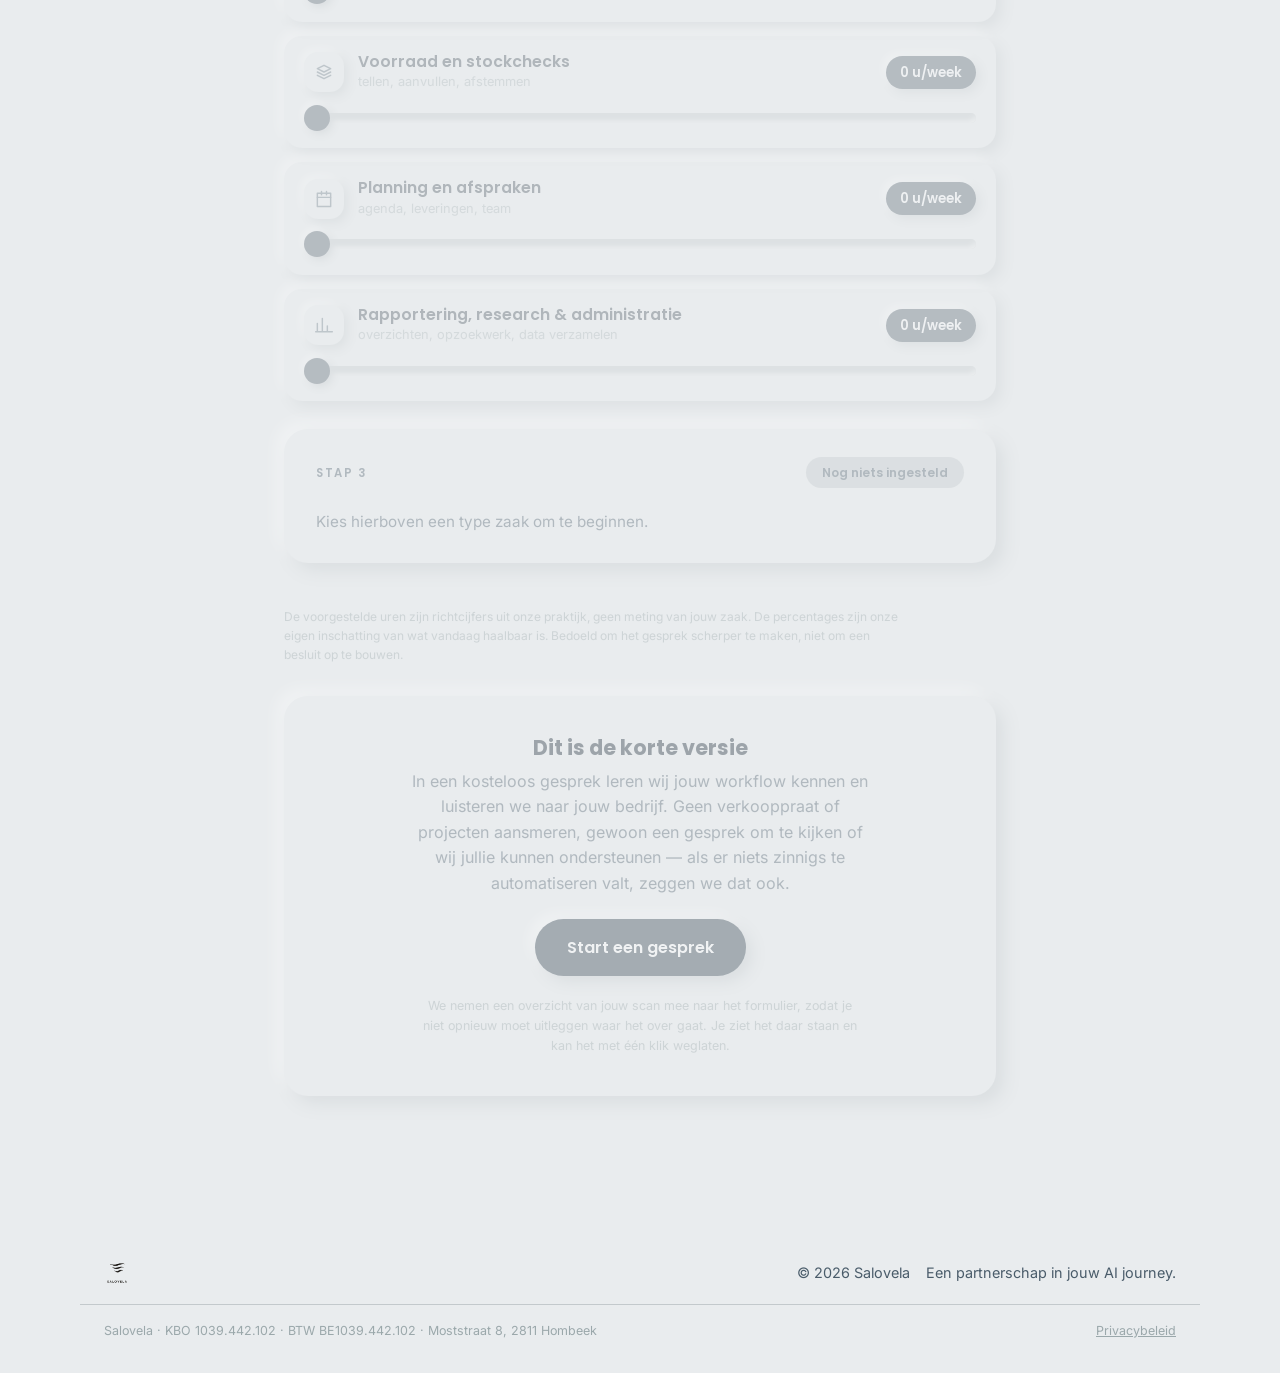
<file: scan.html>
<!DOCTYPE html>
<html lang="nl">
<head>
  <meta charset="UTF-8">
  <meta name="viewport" content="width=device-width, initial-scale=1.0">
  <title>Jouw tijdsindeling — waar kan AI ondersteunen? | Salovela</title>
  <meta name="description" content="Een korte, intuïtieve scan die toont waar AI jouw werk kan ondersteunen — en waar je er beter van afblijft.">
  <link rel="canonical" href="https://salovela.be/scan.html">

  <meta property="og:type" content="website">
  <meta property="og:url" content="https://salovela.be/scan.html">
  <meta property="og:site_name" content="Salovela">
  <meta property="og:locale" content="nl_BE">
  <meta property="og:title" content="Jouw tijdsindeling — waar kan AI ondersteunen?">
  <meta property="og:description" content="Een korte, intuïtieve scan die toont waar AI jouw werk kan ondersteunen — en waar je er beter van afblijft.">
  <meta property="og:image" content="https://salovela.be/assets/images/og-image.jpg">
  <meta property="og:image:width" content="1200">
  <meta property="og:image:height" content="630">

  <meta name="twitter:card" content="summary_large_image">
  <meta name="twitter:title" content="Jouw tijdsindeling — waar kan AI ondersteunen?">
  <meta name="twitter:description" content="Een korte, intuïtieve scan die toont waar AI jouw werk kan ondersteunen — en waar je er beter van afblijft.">
  <meta name="twitter:image" content="https://salovela.be/assets/images/og-image.jpg">

  <link rel="icon" type="image/png" href="assets/images/salovela-mark.png">
  <link rel="stylesheet" href="css/style.css">
</head>
<body>

  <header class="site-header">
    <div class="container header-inner">
      <a href="index.html" class="logo">
        <img src="assets/images/salovela-mark.png" alt="Salovela logo">
      </a>

      <nav class="nav" id="nav">
        <a href="index.html#diensten" data-i18n="nav.services">Diensten</a>
        <a href="index.html#aanpak" data-i18n="nav.process">Aanpak</a>
        <a href="scan.html" data-i18n="nav.scan">Waar zit jouw tijd?</a>
        <a href="over.html" data-i18n="nav.about">Over</a>
        <a href="index.html#contact" data-i18n="nav.contact">Contact</a>
      </nav>

      <div class="header-actions">
        <button class="lang-toggle" id="lang-toggle" aria-label="Switch language">
          <span class="lang-option active" data-lang="nl">NL</span>
          <span class="lang-sep">/</span>
          <span class="lang-option" data-lang="en">EN</span>
        </button>

        <button class="nav-toggle" id="nav-toggle" aria-label="Open menu" aria-expanded="false">
          <span></span><span></span><span></span>
        </button>
      </div>
    </div>
  </header>

  <main>
    <section class="page-hero">
      <div class="container page-hero-inner">
        <h1 data-i18n="scan.hero.title">Jouw tijdsindeling — waar kan AI ondersteunen?</h1>
        <p data-i18n="scan.hero.subtitle">Een korte, intuïtieve scan die toont waar AI jouw werk kan ondersteunen. Waar gaat jouw tijd naartoe, en waar blijf je er beter van af?</p>
      </div>

      <div class="hero-blob hero-blob-1" aria-hidden="true">
        <img src="assets/images/salovela-logo.png" alt="" class="hero-blob-mark">
      </div>
      <div class="hero-blob hero-blob-3" aria-hidden="true"></div>
    </section>

    <section class="scan">
      <div class="container scan-inner">

        <div class="scan-block">
          <span class="scan-step-label" data-i18n="scan.step1.label">Stap 1</span>
          <h2 data-i18n="scan.step1.title">Wat voor zaak heb je?</h2>
          <p class="scan-hint" data-i18n="scan.step1.hint">De balkjes worden automatisch op onze tijdsschatting geplaatst. Daarna pas jij ze aan aan jouw situatie.</p>
          <div class="scan-sectors" id="scan-sectors" role="group"></div>
        </div>

        <div class="scan-block scan-locked" id="scan-step2">
          <span class="scan-step-label" data-i18n="scan.step2.label">Stap 2</span>
          <h2 data-i18n="scan.step2.title">Klopt dit voor jouw week?</h2>
          <p class="scan-hint" data-i18n="scan.step2.hint">Schuif per taak naar het aantal uren dat eraan opgaat, over je hele team samen.</p>

          <div class="scan-unit" id="scan-unit" role="group" aria-label="Tijdseenheid">
            <button type="button" class="scan-unit-btn active" data-unit="week" data-i18n="scan.unit.week">per week</button>
            <button type="button" class="scan-unit-btn" data-unit="dag" data-i18n="scan.unit.day">per dag</button>
          </div>

          <div class="scan-progress">
            <div class="scan-progress-track">
              <div class="scan-progress-fill" id="scan-progress-fill"></div>
            </div>
            <span class="scan-progress-text" id="scan-progress-text">0 / 6</span>
          </div>

          <div class="scan-tasks" id="scan-tasks"></div>
        </div>

        <div class="scan-block scan-locked" id="scan-step3">
          <div class="scan-result">
            <div class="scan-result-head">
              <span class="scan-step-label" style="margin-bottom:0" data-i18n="scan.result.label">Stap 3</span>
              <span class="scan-badge" id="scan-badge" data-i18n="scan.badge.none">Nog niets ingesteld</span>
            </div>

            <p class="scan-empty" id="scan-empty" data-i18n="scan.result.empty">Kies hierboven een type zaak om te beginnen.</p>

            <div id="scan-report" hidden>
              <div class="scan-phase">
                <h2 data-i18n="scan.facts.title">Wat jij hebt ingevuld</h2>
                <p class="scan-hint" data-i18n="scan.facts.body">Dit zijn jouw cijfers, niet de onze. Klopt er iets niet, schuif het gerust bij.</p>
                <p class="scan-facts-total" id="scan-facts-total"></p>
              </div>

              <div class="scan-phase">
                <h2 data-i18n="scan.method.title">Hoe wij hiernaar kijken</h2>
                <p class="scan-hint" data-i18n="scan.method.body">Per taak schatten wij in hoeveel procent van dat werk AI vandaag kan overnemen. Dat percentage is dus wat wij dénken dat je op die taak zou kunnen besparen — gebaseerd op wat we in de praktijk zien, niet op een meting bij jou.</p>
                <div class="scan-breakdown" id="scan-breakdown"></div>
                <p class="scan-note" data-i18n="scan.method.note">De percentages zijn bewust voorzichtig en nooit 100%: er blijft altijd werk dat een mens moet doen. Vind je er één te hoog of te laag? Dan hebben we meteen iets om over te praten.</p>
              </div>

              <div class="scan-phase last">
                <h2 data-i18n="scan.estimate.title">Wat dat ruwweg zou betekenen</h2>
                <div class="scan-headline">
                  <span class="scan-big" id="scan-rec-hours">0</span>
                  <span class="scan-big-unit" id="scan-rec-unit">uur per week</span>
                </div>
                <div class="scan-money"><span id="scan-rec-money">&euro; 0</span> <span data-i18n="scan.estimate.peryear">per jaar</span></div>

                <div class="scan-rate">
                  <div class="scan-rate-row">
                    <label for="scan-rate" data-i18n="scan.rate.label">Gerekend aan een kost per uur van</label>
                    <span aria-hidden="true">&euro;</span>
                    <input type="number" id="scan-rate" class="scan-rate-input" value="30" min="5" step="1">
                  </div>
                  <p class="scan-rate-note" data-i18n="scan.rate.note">Het doorsnee brutoloon in de Vlaamse privésector is ongeveer &euro;3.585 per maand (SD Worx, 2026), ofwel zo'n &euro;22 bruto per uur. Bruto is echter niet wat je zaak effectief betaalt: met patronale bijdragen, eindejaarspremie en dubbel vakantiegeld kom je rond 136% van het bruto. Daarom staat hier &euro;30 — de reële kost per gewerkt uur. Pas aan naar jouw situatie.</p>
                </div>

                <p class="scan-note" data-i18n="scan.estimate.hedge">Dit is een orde van grootte op basis van jouw invoer en onze percentages hierboven. Geen meting van jouw zaak, en geen belofte — een vertrekpunt voor een gesprek.</p>
              </div>
            </div>
          </div>

          <div class="scan-advice" id="scan-advice"></div>

          <p class="scan-disclaimer" data-i18n="scan.disclaimer">De voorgestelde uren zijn richtcijfers uit onze praktijk, geen meting van jouw zaak. De percentages zijn onze eigen inschatting van wat vandaag haalbaar is. Bedoeld om het gesprek scherper te maken, niet om een besluit op te bouwen.</p>

          <div class="scan-cta neu-raised" style="border-radius:var(--radius)">
            <h2 data-i18n="scan.cta.title">Dit is de korte versie</h2>
            <p data-i18n="scan.cta.body">In een kosteloos gesprek leren wij jouw workflow kennen en luisteren we naar jouw bedrijf. Geen verkooppraat of projecten aansmeren, gewoon een gesprek om te kijken of wij jullie kunnen ondersteunen — als er niets zinnigs te automatiseren valt, zeggen we dat ook.</p>
            <a href="index.html#contact" class="button button-primary" id="scan-cta" data-i18n="scan.cta.button">Start een gesprek</a>
            <p class="scan-note scan-cta-note" data-i18n="scan.cta.note">We nemen een overzicht van jouw scan mee naar het formulier, zodat je niet opnieuw moet uitleggen waar het over gaat. Je ziet het daar staan en kan het met één klik weglaten.</p>
          </div>
        </div>

      </div>
    </section>
  </main>

  <footer class="site-footer">
    <div class="container footer-inner">
      <img src="assets/images/salovela-logo.png" alt="Salovela logo" class="footer-logo">
      <div class="footer-text">
        <span>&copy; 2026 Salovela</span>
        <span data-i18n="footer.tagline">Een partnerschap in jouw AI journey.</span>
      </div>
    </div>
    <div class="container footer-legal">
      <span>Salovela &middot; KBO 1039.442.102 &middot; BTW BE1039.442.102 &middot; Moststraat 8, 2811 Hombeek</span>
      <a href="privacybeleid.html">Privacybeleid</a>
    </div>
  </footer>

  <script src="js/analytics.js"></script>

  <script data-goatcounter="https://salovela.goatcounter.com/count" async src="//gc.zgo.at/count.js"></script>
  <script src="js/script.js"></script>
  <script src="js/scan.js"></script>
</body>
</html>
</file>
<file: css/style.css>
/* ===== Lettertypes =====
   Poppins en Inter worden lokaal geserveerd, niet via de servers van Google.
   Bij het laden vanaf fonts.googleapis.com vertrekt namelijk het IP-adres van
   elke bezoeker naar Google zonder dat daar toestemming voor is gevraagd; het
   Landgericht München oordeelde in zaak 3 O 17493/20 dat dat een inbreuk op de
   AVG is, juist omdat zelf hosten gratis kan. Vandaar deze bestanden.
   Beide families vallen onder de SIL Open Font License; de licentieteksten
   staan bij de bestanden in assets/fonts/. */

@font-face {
  font-family: "Poppins";
  font-style: normal;
  font-weight: 500;
  font-display: swap;
  src: url("../assets/fonts/poppins-latin-500-normal.woff2") format("woff2");
  unicode-range: U+0000-00FF, U+0131, U+0152-0153, U+02BB-02BC, U+02C6, U+02DA, U+02DC, U+0304, U+0308, U+0329, U+2000-206F, U+2074, U+20AC, U+2122, U+2191, U+2193, U+2212, U+2215, U+FEFF, U+FFFD;
}

@font-face {
  font-family: "Poppins";
  font-style: normal;
  font-weight: 500;
  font-display: swap;
  src: url("../assets/fonts/poppins-latin-ext-500-normal.woff2") format("woff2");
  unicode-range: U+0100-02BA, U+02BD-02C5, U+02C7-02CC, U+02CE-02D7, U+02DD-02FF, U+0304, U+0308, U+0329, U+1D00-1DBF, U+1E00-1E9F, U+1EF2-1EFF, U+2020, U+20A0-20AB, U+20AD-20C0, U+2113, U+2C60-2C7F, U+A720-A7FF;
}

@font-face {
  font-family: "Poppins";
  font-style: normal;
  font-weight: 600;
  font-display: swap;
  src: url("../assets/fonts/poppins-latin-600-normal.woff2") format("woff2");
  unicode-range: U+0000-00FF, U+0131, U+0152-0153, U+02BB-02BC, U+02C6, U+02DA, U+02DC, U+0304, U+0308, U+0329, U+2000-206F, U+2074, U+20AC, U+2122, U+2191, U+2193, U+2212, U+2215, U+FEFF, U+FFFD;
}

@font-face {
  font-family: "Poppins";
  font-style: normal;
  font-weight: 600;
  font-display: swap;
  src: url("../assets/fonts/poppins-latin-ext-600-normal.woff2") format("woff2");
  unicode-range: U+0100-02BA, U+02BD-02C5, U+02C7-02CC, U+02CE-02D7, U+02DD-02FF, U+0304, U+0308, U+0329, U+1D00-1DBF, U+1E00-1E9F, U+1EF2-1EFF, U+2020, U+20A0-20AB, U+20AD-20C0, U+2113, U+2C60-2C7F, U+A720-A7FF;
}

@font-face {
  font-family: "Poppins";
  font-style: normal;
  font-weight: 700;
  font-display: swap;
  src: url("../assets/fonts/poppins-latin-700-normal.woff2") format("woff2");
  unicode-range: U+0000-00FF, U+0131, U+0152-0153, U+02BB-02BC, U+02C6, U+02DA, U+02DC, U+0304, U+0308, U+0329, U+2000-206F, U+2074, U+20AC, U+2122, U+2191, U+2193, U+2212, U+2215, U+FEFF, U+FFFD;
}

@font-face {
  font-family: "Poppins";
  font-style: normal;
  font-weight: 700;
  font-display: swap;
  src: url("../assets/fonts/poppins-latin-ext-700-normal.woff2") format("woff2");
  unicode-range: U+0100-02BA, U+02BD-02C5, U+02C7-02CC, U+02CE-02D7, U+02DD-02FF, U+0304, U+0308, U+0329, U+1D00-1DBF, U+1E00-1E9F, U+1EF2-1EFF, U+2020, U+20A0-20AB, U+20AD-20C0, U+2113, U+2C60-2C7F, U+A720-A7FF;
}

@font-face {
  font-family: "Inter";
  font-style: normal;
  font-weight: 400;
  font-display: swap;
  src: url("../assets/fonts/inter-latin-400-normal.woff2") format("woff2");
  unicode-range: U+0000-00FF, U+0131, U+0152-0153, U+02BB-02BC, U+02C6, U+02DA, U+02DC, U+0304, U+0308, U+0329, U+2000-206F, U+2074, U+20AC, U+2122, U+2191, U+2193, U+2212, U+2215, U+FEFF, U+FFFD;
}

@font-face {
  font-family: "Inter";
  font-style: normal;
  font-weight: 400;
  font-display: swap;
  src: url("../assets/fonts/inter-latin-ext-400-normal.woff2") format("woff2");
  unicode-range: U+0100-02BA, U+02BD-02C5, U+02C7-02CC, U+02CE-02D7, U+02DD-02FF, U+0304, U+0308, U+0329, U+1D00-1DBF, U+1E00-1E9F, U+1EF2-1EFF, U+2020, U+20A0-20AB, U+20AD-20C0, U+2113, U+2C60-2C7F, U+A720-A7FF;
}

@font-face {
  font-family: "Inter";
  font-style: normal;
  font-weight: 500;
  font-display: swap;
  src: url("../assets/fonts/inter-latin-500-normal.woff2") format("woff2");
  unicode-range: U+0000-00FF, U+0131, U+0152-0153, U+02BB-02BC, U+02C6, U+02DA, U+02DC, U+0304, U+0308, U+0329, U+2000-206F, U+2074, U+20AC, U+2122, U+2191, U+2193, U+2212, U+2215, U+FEFF, U+FFFD;
}

@font-face {
  font-family: "Inter";
  font-style: normal;
  font-weight: 500;
  font-display: swap;
  src: url("../assets/fonts/inter-latin-ext-500-normal.woff2") format("woff2");
  unicode-range: U+0100-02BA, U+02BD-02C5, U+02C7-02CC, U+02CE-02D7, U+02DD-02FF, U+0304, U+0308, U+0329, U+1D00-1DBF, U+1E00-1E9F, U+1EF2-1EFF, U+2020, U+20A0-20AB, U+20AD-20C0, U+2113, U+2C60-2C7F, U+A720-A7FF;
}

@font-face {
  font-family: "Inter";
  font-style: normal;
  font-weight: 600;
  font-display: swap;
  src: url("../assets/fonts/inter-latin-600-normal.woff2") format("woff2");
  unicode-range: U+0000-00FF, U+0131, U+0152-0153, U+02BB-02BC, U+02C6, U+02DA, U+02DC, U+0304, U+0308, U+0329, U+2000-206F, U+2074, U+20AC, U+2122, U+2191, U+2193, U+2212, U+2215, U+FEFF, U+FFFD;
}

@font-face {
  font-family: "Inter";
  font-style: normal;
  font-weight: 600;
  font-display: swap;
  src: url("../assets/fonts/inter-latin-ext-600-normal.woff2") format("woff2");
  unicode-range: U+0100-02BA, U+02BD-02C5, U+02C7-02CC, U+02CE-02D7, U+02DD-02FF, U+0304, U+0308, U+0329, U+1D00-1DBF, U+1E00-1E9F, U+1EF2-1EFF, U+2020, U+20A0-20AB, U+20AD-20C0, U+2113, U+2C60-2C7F, U+A720-A7FF;
}

/* ===== Design tokens ===== */
:root {
  --color-bg: #e9ecee;
  --color-text: #11212d;
  --color-text-soft: #4a5c6a;
  --color-muted: #9ba8ab;
  --color-accent: #253745;
  --color-accent-dark: #06141b;

  --shadow-light: #ffffff;
  --shadow-dark: #c3c9cc;

  --font-heading: "Poppins", sans-serif;
  --font-body: "Inter", sans-serif;

  --max-width: 1120px;
  --radius: 24px;
}

* {
  box-sizing: border-box;
}

html {
  scroll-behavior: smooth;
}

body {
  margin: 0;
  overflow-x: hidden;
  font-family: var(--font-body);
  color: var(--color-text);
  background: var(--color-bg);
  line-height: 1.6;
}

h1, h2, h3 {
  font-family: var(--font-heading);
  line-height: 1.2;
  margin: 0 0 0.5em;
}

p {
  margin: 0 0 1em;
}

.container {
  max-width: var(--max-width);
  margin: 0 auto;
  padding: 0 24px;
}

/* ===== Neumorphic surfaces =====
   Raised: two offset shadows (light top-left, dark bottom-right) on a
   surface that's the same color as its background, giving a soft
   extruded look. Pressed flips both shadows inward. */
.neu-raised {
  background: var(--color-bg);
  box-shadow: 8px 8px 16px var(--shadow-dark), -8px -8px 16px var(--shadow-light);
}

.button {
  display: inline-block;
  padding: 16px 32px;
  border-radius: 999px;
  font-family: var(--font-heading);
  font-weight: 600;
  text-decoration: none;
  border: none;
  cursor: pointer;
  transition: transform 0.2s ease, box-shadow 0.2s ease, background 0.2s ease;
}

.button-primary {
  background: var(--color-accent);
  color: #fff;
  box-shadow: 6px 6px 14px var(--shadow-dark), -6px -6px 14px var(--shadow-light);
}

.button-primary:hover {
  background: var(--color-accent-dark);
  transform: translateY(-3px);
  box-shadow: 10px 10px 20px var(--shadow-dark), -6px -6px 16px var(--shadow-light);
}

.button-primary:active {
  transform: translateY(0);
  box-shadow: inset 4px 4px 8px rgba(0, 0, 0, 0.35), inset -2px -2px 6px rgba(255, 255, 255, 0.15);
}

/* ===== Header ===== */
.site-header {
  position: sticky;
  top: 0;
  z-index: 50;
  background: var(--color-bg);
  box-shadow: 0 4px 16px rgba(6, 20, 27, 0.08);
}

.header-inner {
  display: flex;
  align-items: center;
  justify-content: space-between;
  height: 76px;
}

.logo img {
  height: 40px;
  display: block;
}

.nav {
  display: flex;
  gap: 32px;
}

.nav a {
  position: relative;
  color: var(--color-text);
  text-decoration: none;
  font-weight: 500;
  padding-bottom: 4px;
}

.nav a::after {
  content: "";
  position: absolute;
  left: 0;
  bottom: 0;
  width: 0;
  height: 2px;
  background: var(--color-accent);
  transition: width 0.2s ease;
}

.nav a:hover {
  color: var(--color-accent-dark);
}

.nav a:hover::after {
  width: 100%;
}

.header-actions {
  display: flex;
  align-items: center;
  gap: 20px;
}

.lang-toggle {
  display: flex;
  align-items: center;
  gap: 6px;
  background: none;
  border: none;
  font-family: var(--font-body);
  font-weight: 600;
  cursor: pointer;
  color: var(--color-text-soft);
  padding: 8px 14px;
  border-radius: 999px;
  transition: box-shadow 0.2s ease;
}

.lang-toggle:hover {
  box-shadow: inset 3px 3px 6px var(--shadow-dark), inset -3px -3px 6px var(--shadow-light);
}

.lang-option.active {
  color: var(--color-accent-dark);
}

.nav-toggle {
  display: none;
  flex-direction: column;
  gap: 5px;
  background: none;
  border: none;
  cursor: pointer;
  padding: 4px;
}

.nav-toggle span {
  width: 24px;
  height: 2px;
  background: var(--color-text);
}

/* ===== Hero ===== */
.hero {
  position: relative;
  padding: 140px 0 30px;
}

.hero-inner {
  position: relative;
  z-index: 1;
  max-width: 640px;
  margin: 0 auto;
  text-align: center;
}

.hero-logo {
  height: 96px;
  margin: 56px auto 0;
  display: block;
}

.hero h1 {
  font-size: clamp(2.2rem, 4vw, 3.4rem);
}

.hero-subtitle {
  font-size: 1.15rem;
  color: var(--color-text-soft);
  margin-bottom: 2em;
}

.hero-blob {
  position: absolute;
  border-radius: 50%;
  background: var(--color-bg);
  box-shadow: 14px 14px 28px var(--shadow-dark), -14px -14px 28px var(--shadow-light);
  z-index: 0;
  animation: float 7s ease-in-out infinite;
}

.hero-blob-1 {
  width: 220px;
  height: 220px;
  top: 20px;
  right: 8%;
  animation-delay: 0s;
  display: flex;
  align-items: center;
  justify-content: center;
}

.page-hero .hero-blob-1 {
  width: 260px;
  height: 260px;
}

.hero-blob-mark {
  width: 58%;
  opacity: 0.45;
}

.hero-blob-2 {
  width: 120px;
  height: 120px;
  top: 260px;
  right: 26%;
  animation-delay: 1.2s;
}

.hero-blob-3 {
  width: 70px;
  height: 70px;
  top: 60px;
  right: 34%;
  animation-delay: 2.4s;
}

@keyframes float {
  0%, 100% {
    transform: translateY(0);
  }
  50% {
    transform: translateY(-18px);
  }
}

/* ===== Services ===== */
.services {
  padding: 60px 0 100px;
}

.services h2 {
  text-align: center;
  font-size: 2rem;
  margin-bottom: 48px;
}

.card-grid {
  display: grid;
  grid-template-columns: repeat(4, 1fr);
  gap: 32px;
  align-items: stretch;
}

.card {
  border-radius: var(--radius);
  transition: transform 0.25s ease, box-shadow 0.25s ease;
}

.card:hover {
  transform: translateY(-6px);
  box-shadow: 12px 12px 24px var(--shadow-dark), -12px -12px 24px var(--shadow-light);
}

.card-icon {
  display: inline-flex;
  align-items: center;
  justify-content: center;
  width: clamp(52px, 6vw, 64px);
  height: clamp(52px, 6vw, 64px);
  border-radius: 50%;
  margin-bottom: 20px;
  box-shadow: 6px 6px 12px var(--shadow-dark), -6px -6px 12px var(--shadow-light);
}

.card-icon svg {
  width: 55%;
  height: 55%;
  fill: none;
  stroke: var(--color-accent);
  stroke-width: 1.6;
  stroke-linecap: round;
  stroke-linejoin: round;
}

.card h3 {
  font-size: 1.2rem;
}

.card p {
  color: var(--color-text-soft);
  margin-bottom: 0;
}

/* ===== Flip cards =====
   Generous min-height keeps text clear of the edges; overflow is
   hidden (not scrollable) so no scrollbar chrome ever appears. */
.flip-card {
  perspective: 1200px;
  cursor: pointer;
}

.flip-card:focus-visible {
  outline: 2px solid var(--color-accent-dark);
  outline-offset: 4px;
}

.flip-card-inner {
  position: relative;
  width: 100%;
  min-height: 400px;
  transition: transform 0.6s cubic-bezier(0.4, 0.2, 0.2, 1);
  transform-style: preserve-3d;
}

.flip-card:hover .flip-card-inner,
.flip-card.flipped .flip-card-inner {
  transform: rotateY(180deg);
}

.flip-card-front,
.flip-card-back {
  position: absolute;
  inset: 0;
  backface-visibility: hidden;
  padding: 40px 32px;
  overflow: hidden;
}

.flip-card-front {
  display: flex;
  flex-direction: column;
  justify-content: center;
}

.flip-card-back {
  transform: rotateY(180deg);
  display: flex;
  flex-direction: column;
  justify-content: center;
}

.flip-back-label {
  display: block;
  font-family: var(--font-heading);
  font-weight: 600;
  font-size: 0.8rem;
  letter-spacing: 0.1em;
  text-transform: uppercase;
  color: var(--color-muted);
  margin-bottom: 16px;
}

.flip-card-back ul {
  list-style: none;
  padding: 0;
  margin: 0;
  display: flex;
  flex-direction: column;
  gap: 10px;
}

.flip-card-back li {
  color: var(--color-text-soft);
  padding-left: 20px;
  position: relative;
}

.flip-card-back li::before {
  content: "";
  position: absolute;
  left: 0;
  top: 0.55em;
  width: 8px;
  height: 8px;
  border-radius: 50%;
  background: var(--color-accent);
}

/* ===== Process ===== */
.process {
  padding: 100px 0;
}

.process h2 {
  text-align: center;
  font-size: 2rem;
  margin-bottom: 48px;
}

.step-grid {
  display: grid;
  grid-template-columns: repeat(auto-fit, minmax(220px, 1fr));
  gap: 40px;
  text-align: center;
}

.step-number {
  display: inline-flex;
  align-items: center;
  justify-content: center;
  width: 56px;
  height: 56px;
  border-radius: 50%;
  margin-bottom: 20px;
  font-family: var(--font-heading);
  font-weight: 600;
  font-size: 1.2rem;
  color: var(--color-accent-dark);
}

.step h3 {
  font-size: 1.15rem;
}

.step p {
  color: var(--color-text-soft);
  max-width: 320px;
  margin-left: auto;
  margin-right: auto;
}

/* ===== Testimonial ===== */
.testimonial {
  padding: 0 0 100px;
}

.testimonial-panel {
  position: relative;
  max-width: 640px;
  margin: 0 auto;
  padding: 56px 40px;
  border-radius: var(--radius);
  text-align: center;
}

.photo-credit {
  position: absolute;
  right: 16px;
  bottom: 12px;
  font-size: 0.35rem;
  color: rgba(255, 255, 255, 0.55);
}

.testimonial-icon {
  display: block;
  font-family: var(--font-heading);
  font-size: 3.5rem;
  line-height: 1;
  color: var(--color-muted);
  margin-bottom: 12px;
}

.testimonial-panel h3 {
  font-size: 1.3rem;
}

.testimonial-panel p {
  color: var(--color-text-soft);
  margin-bottom: 0;
}

/* ===== Inverted "spotlight" panels =====
   Used sparingly on a few standalone blocks (never on repeated items
   like the service cards) to add contrast without implying ranking. */
.inverted {
  background: var(--color-accent-dark);
  box-shadow: 10px 10px 24px rgba(6, 20, 27, 0.35), -6px -6px 16px rgba(255, 255, 255, 0.3);
}

/* Flat color as a gradient (not background-color) so it layers as its
   own tint on top of the photo rather than sitting unseen behind it. */
.testimonial-panel.inverted {
  background: linear-gradient(rgba(6, 20, 27, 0.7), rgba(6, 20, 27, 0.7)), url("../assets/images/testimonial-bg.jpg") center/cover no-repeat;
}

.testimonial-panel.inverted .testimonial-icon {
  color: rgba(255, 255, 255, 0.3);
}

.testimonial-panel.inverted h3 {
  color: #fff;
}

.testimonial-panel.inverted p {
  color: #a9b4bc;
}

/* ===== About ===== */
.about {
  padding: 100px 0;
}

.about-inner {
  display: grid;
  grid-template-columns: 160px 1fr;
  gap: 48px;
  align-items: center;
}

.about-mark {
  width: 100%;
  aspect-ratio: 1 / 1;
  padding: 24px;
  border-radius: 50%;
  object-fit: contain;
}

.about h2 {
  font-size: 2rem;
}

.about-link {
  display: inline-block;
  font-family: var(--font-heading);
  font-weight: 600;
  color: var(--color-accent-dark);
  text-decoration: none;
  margin-top: 1em;
  padding: 14px 28px;
  border-radius: 999px;
  box-shadow: 6px 6px 14px var(--shadow-dark), -6px -6px 14px var(--shadow-light);
  transition: transform 0.2s ease, box-shadow 0.2s ease;
}

.about-link:hover {
  transform: translateY(-3px);
  box-shadow: 10px 10px 20px var(--shadow-dark), -6px -6px 16px var(--shadow-light);
}

.about-link:active {
  transform: translateY(0);
  box-shadow: inset 4px 4px 8px var(--shadow-dark), inset -4px -4px 8px var(--shadow-light);
}

/* ===== About page (over.html) ===== */
.page-hero {
  position: relative;
  padding: 100px 0 80px;
  text-align: center;
}

.page-hero-inner {
  position: relative;
  z-index: 1;
  max-width: 560px;
  margin: 0 auto;
}

.page-hero h1 {
  font-size: clamp(2rem, 4vw, 2.8rem);
}

.page-hero p {
  color: var(--color-text-soft);
  font-size: 1.1rem;
  margin-bottom: 0;
}

.circle-section {
  padding: 64px 0;
}

.circle-inner {
  max-width: 680px;
}

.circle-label {
  display: inline-block;
  font-family: var(--font-heading);
  font-weight: 600;
  font-size: 0.85rem;
  letter-spacing: 0.12em;
  text-transform: uppercase;
  color: var(--color-muted);
  margin-bottom: 12px;
}

.circle-section h2 {
  font-size: 1.8rem;
}

.circle-section p {
  color: var(--color-text-soft);
  font-size: 1.05rem;
}

.circle-link {
  display: inline-block;
  font-family: var(--font-heading);
  font-weight: 600;
  color: var(--color-accent-dark);
  text-decoration: none;
  margin-top: 1em;
  padding: 14px 28px;
  border-radius: 999px;
  box-shadow: 6px 6px 14px var(--shadow-dark), -6px -6px 14px var(--shadow-light);
  transition: transform 0.2s ease, box-shadow 0.2s ease;
}

.circle-link:hover {
  transform: translateY(-3px);
  box-shadow: 10px 10px 20px var(--shadow-dark), -6px -6px 16px var(--shadow-light);
}

.circle-link:active {
  transform: translateY(0);
  box-shadow: inset 4px 4px 8px var(--shadow-dark), inset -4px -4px 8px var(--shadow-light);
}

.who {
  padding: 40px 0 100px;
}

.who-panel {
  display: grid;
  grid-template-columns: 120px 1fr;
  gap: 40px;
  align-items: center;
  padding: 48px 40px;
  border-radius: var(--radius);
}

.who-avatar {
  display: block;
  width: 120px;
  height: 120px;
  border-radius: 50%;
  object-fit: cover;
  object-position: center;
}

.who-panel h2 {
  font-size: 1.6rem;
}

.who-panel p {
  color: var(--color-text-soft);
  margin-bottom: 0;
}

.who-panel p + p {
  margin-top: 1em;
}

.who-panel .social-link {
  margin-top: 1em;
}

.who-panel.inverted .circle-label {
  color: #8fa0aa;
}

.who-panel.inverted .who-avatar,
.who-panel.inverted .social-link {
  box-shadow: 4px 4px 8px rgba(0, 0, 0, 0.5), -3px -3px 13px rgba(89, 110, 128, 0.6);
}

.who-panel.inverted h2 {
  color: #fff;
}

.who-panel.inverted p {
  color: #c3ccd1;
}

/* ===== Contact ===== */
.contact {
  padding: 100px 0;
  text-align: center;
}

.contact-panel {
  max-width: 720px;
  margin: 0 auto;
  padding: 56px 40px;
  border-radius: var(--radius);
}

.contact h2 {
  font-size: 2rem;
}

.topics-label {
  display: block;
  margin-top: 28px;
  font-size: 0.8rem;
  font-weight: 600;
  letter-spacing: 0.08em;
  text-transform: uppercase;
  color: var(--color-muted);
}

.topic-chips {
  margin-top: 12px;
  display: flex;
  flex-wrap: wrap;
  justify-content: center;
  gap: 10px;
}

.topic-chip {
  font-family: var(--font-body);
  font-size: 0.85rem;
  font-weight: 500;
  color: var(--color-text-soft);
  background: var(--color-bg);
  border: none;
  padding: 8px 16px;
  border-radius: 999px;
  cursor: pointer;
  box-shadow: 4px 4px 8px var(--shadow-dark), -4px -4px 8px var(--shadow-light);
  transition: box-shadow 0.2s ease, color 0.2s ease;
}

.topic-chip:hover {
  color: var(--color-accent-dark);
}

.topic-chip.active {
  color: var(--color-accent-dark);
  font-weight: 600;
  box-shadow: inset 3px 3px 6px var(--shadow-dark), inset -3px -3px 6px var(--shadow-light);
}

.contact-form {
  max-width: 480px;
  margin: 28px auto 0;
  text-align: left;
  display: flex;
  flex-direction: column;
  gap: 16px;
}

.form-row {
  display: flex;
  gap: 16px;
  flex-wrap: wrap;
}

.form-row input {
  flex: 1;
  min-width: 180px;
}

.contact-form input[type="text"],
.contact-form input[type="email"],
.contact-form textarea {
  font-family: var(--font-body);
  font-size: 0.95rem;
  color: var(--color-text);
  background: var(--color-bg);
  border: none;
  border-radius: 14px;
  padding: 14px 18px;
  box-shadow: inset 3px 3px 6px var(--shadow-dark), inset -3px -3px 6px var(--shadow-light);
}

.contact-form textarea {
  resize: vertical;
  min-height: 100px;
  font-family: inherit;
}

.contact-form input::placeholder,
.contact-form textarea::placeholder {
  color: var(--color-muted);
}

.contact-form input:focus,
.contact-form textarea:focus {
  outline: 2px solid var(--color-accent);
  outline-offset: 2px;
}

.contact-form .button {
  align-self: flex-start;
}

.form-status {
  margin: 0;
  font-size: 0.9rem;
  min-height: 1.3em;
}

.form-status.success {
  color: #2f7a4d;
}

.form-status.error {
  color: #b3423a;
}

.form-privacy {
  margin: 0;
  font-size: 0.78rem;
  line-height: 1.5;
  color: var(--color-muted);
}

.form-privacy a {
  color: var(--color-text-soft);
  text-decoration: underline;
}

.form-privacy a:hover {
  color: var(--color-accent-dark);
}

.contact-alt {
  margin-top: 32px;
  padding-top: 28px;
  border-top: 1px solid var(--shadow-dark);
  display: flex;
  align-items: center;
  justify-content: center;
  gap: 16px;
  flex-wrap: wrap;
  font-size: 0.9rem;
  color: var(--color-text-soft);
}

.contact-details {
  margin-top: 32px;
  display: flex;
  align-items: center;
  justify-content: center;
  gap: 24px;
  flex-wrap: wrap;
}

.contact-phone {
  color: var(--color-text);
  font-weight: 600;
  text-decoration: none;
  padding: 10px 18px;
  border-radius: 999px;
  transition: box-shadow 0.2s ease;
}

.contact-phone:hover {
  box-shadow: inset 3px 3px 6px var(--shadow-dark), inset -3px -3px 6px var(--shadow-light);
}

.social-link {
  display: inline-flex;
  align-items: center;
  justify-content: center;
  width: 44px;
  height: 44px;
  border-radius: 50%;
  color: var(--color-accent-dark);
  transition: transform 0.2s ease, box-shadow 0.2s ease;
}

.social-link svg {
  width: 20px;
  height: 20px;
  fill: currentColor;
}

.social-link:hover {
  transform: translateY(-3px);
  box-shadow: 10px 10px 20px var(--shadow-dark), -6px -6px 16px var(--shadow-light);
}

/* ===== Footer ===== */
.site-footer {
  padding: 32px 0;
  color: var(--color-text-soft);
  font-size: 0.9rem;
}

.footer-inner {
  display: flex;
  align-items: center;
  justify-content: space-between;
  flex-wrap: wrap;
  gap: 16px;
}

.footer-logo {
  height: 32px;
}

.footer-text {
  display: flex;
  gap: 16px;
  flex-wrap: wrap;
}

.footer-legal {
  display: flex;
  justify-content: space-between;
  flex-wrap: wrap;
  gap: 8px 16px;
  margin-top: 16px;
  padding-top: 16px;
  border-top: 1px solid var(--shadow-dark);
  font-size: 0.78rem;
  color: var(--color-muted);
}

.footer-legal a {
  color: var(--color-muted);
  text-decoration: underline;
}

.footer-legal a:hover {
  color: var(--color-accent-dark);
}

/* ===== Legal pages ===== */
.legal {
  padding: 20px 0 100px;
}

.legal-inner {
  max-width: 700px;
}

.legal-intro {
  font-size: 1.05rem;
  color: var(--color-text-soft);
}

.legal h2 {
  font-size: 1.25rem;
  margin-top: 2em;
}

.legal p,
.legal li {
  color: var(--color-text-soft);
}

.legal ul {
  padding-left: 20px;
}

.legal li {
  margin-bottom: 8px;
}

.legal a {
  color: var(--color-accent-dark);
}

.legal code {
  background: var(--shadow-dark);
  padding: 1px 6px;
  border-radius: 4px;
  font-size: 0.9em;
}

/* ===== Responsive ===== */
@media (max-width: 900px) {
  .card-grid {
    grid-template-columns: repeat(2, 1fr);
  }
}

@media (max-width: 720px) {
  .nav {
    display: none;
  }

  .nav.open {
    display: flex;
    flex-direction: column;
    position: fixed;
    inset: 76px 0 0 0;
    height: calc(100vh - 76px);
    background: var(--color-bg);
    padding: 32px 24px;
    gap: 24px;
    font-size: 1.2rem;
    z-index: 40;
  }

  .nav-toggle {
    display: flex;
  }

  .about-inner {
    grid-template-columns: 1fr;
  }

  .about-mark {
    width: 100px;
    margin: 0 auto;
  }

  .hero-blob-1 {
    width: 130px;
    height: 130px;
    top: 10px;
    right: -30px;
  }

  .hero-blob-2,
  .hero-blob-3 {
    display: none;
  }

  .who-panel {
    grid-template-columns: 1fr;
    text-align: center;
  }

  .who-avatar {
    margin: 0 auto;
  }
}

@media (prefers-reduced-motion: reduce) {
  .hero-blob {
    animation: none;
  }
}

/* ===== Scansamenvatting op de contactpagina ===== */
.scan-summary {
  max-width: 480px;
  margin: 28px auto 0;
  padding: 22px 24px;
  border-radius: var(--radius);
  text-align: left;
  box-shadow: inset 4px 4px 9px var(--shadow-dark), inset -4px -4px 9px var(--shadow-light);
}

.scan-summary-head {
  display: flex;
  align-items: center;
  justify-content: space-between;
  gap: 12px;
  margin-bottom: 4px;
}

.scan-summary-title {
  font-family: var(--font-heading);
  font-size: 0.72rem;
  font-weight: 600;
  letter-spacing: 0.12em;
  text-transform: uppercase;
  color: var(--color-accent);
}

.scan-summary-remove {
  font-family: var(--font-body);
  font-size: 0.75rem;
  color: var(--color-muted);
  background: none;
  border: none;
  padding: 2px 0;
  cursor: pointer;
  text-decoration: underline;
}

.scan-summary-remove:hover {
  color: var(--color-accent-dark);
}

.scan-summary-intro {
  font-size: 0.8rem;
  color: var(--color-muted);
  margin-bottom: 16px;
}

.scan-sum-sector {
  font-family: var(--font-heading);
  font-size: 0.95rem;
  font-weight: 600;
  margin-bottom: 14px;
}

.scan-sum-chart {
  display: flex;
  flex-direction: column;
  gap: 9px;
}

.scan-sum-row {
  display: grid;
  grid-template-columns: 1fr 96px 64px;
  align-items: center;
  gap: 10px;
  font-size: 0.8rem;
}

.scan-sum-name {
  color: var(--color-text-soft);
  overflow: hidden;
  text-overflow: ellipsis;
  white-space: nowrap;
}

.scan-sum-bar {
  position: relative;
  display: block;
  height: 10px;
  border-radius: 999px;
  background: var(--color-bg);
  box-shadow: inset 2px 2px 4px var(--shadow-dark), inset -2px -2px 4px var(--shadow-light);
  overflow: hidden;
}

.scan-sum-bar-total,
.scan-sum-bar-fill {
  position: absolute;
  top: 0;
  left: 0;
  height: 100%;
  border-radius: 999px;
}

.scan-sum-bar-total {
  background: var(--color-muted);
}

.scan-sum-bar-fill {
  background: var(--color-accent-dark);
}

.scan-sum-hours {
  font-family: var(--font-heading);
  font-size: 0.75rem;
  font-weight: 600;
  text-align: right;
  font-variant-numeric: tabular-nums;
}

.scan-sum-legend {
  font-size: 0.72rem;
  color: var(--color-muted);
  margin: 12px 0 0;
}

.scan-sum-stats {
  display: flex;
  flex-wrap: wrap;
  gap: 8px 22px;
  margin-top: 16px;
  padding-top: 14px;
  border-top: 1px solid var(--shadow-dark);
}

.scan-sum-stats span {
  display: flex;
  flex-direction: column;
  font-family: var(--font-heading);
  font-size: 1rem;
  font-weight: 600;
}

.scan-sum-stats small,
.scan-sum-focus small {
  font-family: var(--font-body);
  font-size: 0.7rem;
  font-weight: 400;
  color: var(--color-muted);
}

.scan-sum-focus {
  margin: 14px 0 0;
  font-size: 0.85rem;
}

@media (max-width: 480px) {
  .scan-sum-row {
    grid-template-columns: 1fr 60px 56px;
    font-size: 0.75rem;
  }
}

/* ===== Tijdlek scan ===== */
.scan {
  padding: 20px 0 100px;
}

.scan-inner {
  max-width: 760px;
}

.scan-block {
  margin-bottom: 28px;
}

.scan-step-label {
  display: inline-block;
  font-family: var(--font-heading);
  font-size: 0.72rem;
  font-weight: 600;
  letter-spacing: 0.14em;
  text-transform: uppercase;
  color: var(--color-text-soft);
  margin-bottom: 10px;
}

.scan-block h2 {
  font-size: 1.4rem;
  margin-bottom: 0.35em;
}

.scan-hint {
  color: var(--color-text-soft);
  font-size: 0.95rem;
  max-width: 560px;
}

/* Sector picker */
.scan-sectors {
  display: grid;
  grid-template-columns: repeat(2, 1fr);
  gap: 14px;
  margin-top: 20px;
}

.scan-sector {
  font-family: var(--font-body);
  text-align: left;
  background: var(--color-bg);
  border: none;
  border-radius: 18px;
  padding: 18px 20px;
  cursor: pointer;
  color: var(--color-text);
  box-shadow: 6px 6px 12px var(--shadow-dark), -6px -6px 12px var(--shadow-light);
  transition: box-shadow 0.2s ease, transform 0.2s ease;
}

.scan-sector:hover {
  transform: translateY(-2px);
}

.scan-sector.active {
  box-shadow: inset 4px 4px 8px var(--shadow-dark), inset -4px -4px 8px var(--shadow-light);
  transform: none;
}

.scan-sector-name {
  display: block;
  font-family: var(--font-heading);
  font-weight: 600;
  font-size: 1rem;
  margin-bottom: 2px;
}

.scan-sector.active .scan-sector-name {
  color: var(--color-accent-dark);
}

.scan-sector-hint {
  display: block;
  font-size: 0.8rem;
  color: var(--color-muted);
  line-height: 1.4;
}

/* Step 2 reveal */
.scan-locked {
  opacity: 0.35;
  pointer-events: none;
}

.scan-locked-note {
  font-size: 0.9rem;
  color: var(--color-muted);
  font-style: italic;
}

/* Dag / week schakelaar */
.scan-unit {
  display: inline-flex;
  gap: 4px;
  margin-top: 18px;
  padding: 4px;
  border-radius: 999px;
  box-shadow: inset 3px 3px 6px var(--shadow-dark), inset -3px -3px 6px var(--shadow-light);
}

.scan-unit-btn {
  font-family: var(--font-body);
  font-size: 0.82rem;
  font-weight: 500;
  color: var(--color-text-soft);
  background: transparent;
  border: none;
  padding: 7px 18px;
  border-radius: 999px;
  cursor: pointer;
  transition: box-shadow 0.2s ease, color 0.2s ease;
}

.scan-unit-btn.active {
  color: var(--color-accent-dark);
  font-weight: 600;
  background: var(--color-bg);
  box-shadow: 3px 3px 7px var(--shadow-dark), -3px -3px 7px var(--shadow-light);
}

/* Progress */
.scan-progress {
  display: flex;
  align-items: center;
  gap: 14px;
  margin: 20px 0 18px;
  padding: 7px 10px;
  border-radius: 999px;
  box-shadow: inset 4px 4px 8px var(--shadow-dark), inset -4px -4px 8px var(--shadow-light);
}

.scan-progress-track {
  flex: 1;
  height: 8px;
  border-radius: 999px;
  background: var(--shadow-dark);
  overflow: hidden;
}

.scan-progress-fill {
  height: 100%;
  width: 0;
  border-radius: 999px;
  background: var(--color-accent);
  transition: width 0.35s ease;
}

.scan-progress-text {
  font-family: var(--font-heading);
  font-size: 0.75rem;
  font-weight: 600;
  color: var(--color-text-soft);
  white-space: nowrap;
}

/* Task rows */
.scan-tasks {
  display: flex;
  flex-direction: column;
  gap: 14px;
}

.scan-task {
  background: var(--color-bg);
  border-radius: 18px;
  padding: 16px 20px 18px;
  box-shadow: 6px 6px 12px var(--shadow-dark), -6px -6px 12px var(--shadow-light);
  opacity: 0.75;
  transition: opacity 0.25s ease;
}

.scan-task.on {
  opacity: 1;
}

.scan-task-head {
  display: flex;
  align-items: center;
  gap: 14px;
  margin-bottom: 12px;
}

.scan-task-icon {
  flex: 0 0 auto;
  width: 40px;
  height: 40px;
  border-radius: 14px;
  display: flex;
  align-items: center;
  justify-content: center;
  color: var(--color-text-soft);
  box-shadow: 4px 4px 8px var(--shadow-dark), -4px -4px 8px var(--shadow-light);
  transition: color 0.25s ease;
}

.scan-task.on .scan-task-icon {
  color: var(--color-accent);
}

.scan-task-icon svg {
  width: 20px;
  height: 20px;
  fill: none;
  stroke: currentColor;
  stroke-width: 1.7;
  stroke-linecap: round;
  stroke-linejoin: round;
}

.scan-task-text {
  flex: 1;
  min-width: 0;
}

.scan-task-name {
  display: block;
  font-family: var(--font-heading);
  font-weight: 600;
  font-size: 0.98rem;
  line-height: 1.3;
}

.scan-task-hint {
  display: block;
  font-size: 0.8rem;
  color: var(--color-muted);
}

.scan-task-value {
  font-family: var(--font-heading);
  font-size: 0.82rem;
  font-weight: 600;
  color: #fff;
  background: var(--color-accent);
  padding: 6px 14px;
  border-radius: 999px;
  white-space: nowrap;
  box-shadow: 4px 4px 9px var(--shadow-dark), -4px -4px 9px var(--shadow-light);
  transition: background 0.25s ease;
}

.scan-task.on .scan-task-value {
  background: var(--color-accent-dark);
}

/* Neumorphic range input */
.scan-slider {
  -webkit-appearance: none;
  appearance: none;
  width: 100%;
  height: 10px;
  border-radius: 999px;
  background: var(--shadow-dark);
  box-shadow: inset 3px 3px 6px #b9c0c3, inset -2px -2px 5px var(--shadow-light);
  outline: none;
  margin: 0;
}

.scan-slider::-webkit-slider-thumb {
  -webkit-appearance: none;
  width: 26px;
  height: 26px;
  border-radius: 50%;
  background: var(--color-accent);
  border: none;
  cursor: grab;
  box-shadow: 3px 3px 7px #b9c0c3, -3px -3px 7px var(--shadow-light);
}

.scan-slider::-webkit-slider-thumb:active {
  background: var(--color-accent-dark);
  cursor: grabbing;
}

.scan-slider::-moz-range-thumb {
  width: 26px;
  height: 26px;
  border-radius: 50%;
  background: var(--color-accent);
  border: none;
  cursor: grab;
  box-shadow: 3px 3px 7px #b9c0c3, -3px -3px 7px var(--shadow-light);
}

.scan-slider::-moz-range-thumb:active {
  background: var(--color-accent-dark);
  cursor: grabbing;
}

.scan-slider:focus-visible {
  outline: 2px solid var(--color-accent);
  outline-offset: 3px;
}

/* Rate */
.scan-rate {
  margin-top: 18px;
  padding-top: 18px;
  border-top: 1px solid var(--shadow-dark);
}

.scan-rate-row {
  display: flex;
  align-items: center;
  gap: 10px;
  flex-wrap: wrap;
}

.scan-rate-row label {
  font-size: 0.92rem;
  color: var(--color-text-soft);
}

.scan-rate-input {
  font-family: var(--font-heading);
  font-weight: 600;
  font-size: 0.92rem;
  color: var(--color-text);
  background: var(--color-bg);
  border: none;
  border-radius: 12px;
  padding: 9px 12px;
  width: 84px;
  box-shadow: inset 3px 3px 6px var(--shadow-dark), inset -3px -3px 6px var(--shadow-light);
  outline: none;
}

.scan-rate-note {
  margin: 10px 0 0;
  font-size: 0.75rem;
  line-height: 1.55;
  color: var(--color-muted);
  max-width: 620px;
}

/* Result panel */
.scan-result {
  background: var(--color-bg);
  border-radius: var(--radius);
  padding: 28px 32px;
  box-shadow: 8px 8px 16px var(--shadow-dark), -8px -8px 16px var(--shadow-light);
}

.scan-result-head {
  display: flex;
  align-items: center;
  justify-content: space-between;
  gap: 16px;
  flex-wrap: wrap;
  margin-bottom: 22px;
}

.scan-badge {
  font-family: var(--font-heading);
  font-size: 0.75rem;
  font-weight: 600;
  padding: 6px 16px;
  border-radius: 999px;
  background: var(--shadow-dark);
  color: var(--color-text-soft);
  transition: background 0.3s ease, color 0.3s ease;
}

.scan-badge.level-2 {
  background: #d6dde1;
  color: var(--color-accent);
}

.scan-badge.level-3 {
  background: var(--color-accent);
  color: #fff;
}

.scan-badge.level-4 {
  background: var(--color-accent-dark);
  color: #fff;
}

.scan-headline {
  display: flex;
  align-items: baseline;
  gap: 12px;
  flex-wrap: wrap;
}

.scan-big {
  font-family: var(--font-heading);
  font-size: 3rem;
  font-weight: 700;
  line-height: 1;
  letter-spacing: -0.03em;
  color: var(--color-accent);
}

.scan-big-unit {
  font-size: 1rem;
  color: var(--color-text-soft);
}

.scan-money {
  font-family: var(--font-heading);
  font-size: 1.5rem;
  font-weight: 600;
  letter-spacing: -0.02em;
  margin-top: 6px;
}

.scan-money span {
  font-family: var(--font-body);
  font-size: 0.9rem;
  font-weight: 400;
  color: var(--color-text-soft);
}

.scan-empty {
  margin: 0;
  color: var(--color-text-soft);
  font-size: 0.95rem;
}

/* Feiten -> methode -> inschatting */
.scan-phase {
  padding-bottom: 26px;
  margin-bottom: 26px;
  border-bottom: 1px solid var(--shadow-dark);
}

.scan-phase.last {
  padding-bottom: 0;
  margin-bottom: 0;
  border-bottom: none;
}

.scan-phase h2 {
  font-size: 1.1rem;
  margin-bottom: 0.35em;
}

.scan-phase .scan-hint {
  font-size: 0.9rem;
  margin-bottom: 0;
}

.scan-facts-total {
  margin: 14px 0 0;
  font-family: var(--font-heading);
  font-size: 1.05rem;
  font-weight: 600;
}

.scan-facts-total span {
  font-family: var(--font-body);
  font-size: 0.9rem;
  font-weight: 400;
  color: var(--color-text-soft);
}

.scan-note {
  margin: 14px 0 0;
  font-size: 0.78rem;
  line-height: 1.6;
  color: var(--color-muted);
  max-width: 600px;
}

/* Openlijke berekening per taak */
.scan-breakdown {
  margin-top: 18px;
  border-radius: 16px;
  overflow: hidden;
  box-shadow: inset 3px 3px 6px var(--shadow-dark), inset -3px -3px 6px var(--shadow-light);
}

.scan-bd-row {
  display: grid;
  grid-template-columns: 1fr 84px 92px 84px;
  gap: 10px;
  align-items: center;
  padding: 11px 18px;
  font-size: 0.85rem;
}

.scan-bd-row + .scan-bd-row {
  border-top: 1px solid var(--shadow-dark);
}

.scan-bd-row.head {
  font-family: var(--font-heading);
  font-size: 0.68rem;
  font-weight: 600;
  letter-spacing: 0.08em;
  text-transform: uppercase;
  color: var(--color-muted);
}

.scan-bd-row span:not(:first-child) {
  text-align: right;
  font-variant-numeric: tabular-nums;
}

.scan-bd-task {
  color: var(--color-text);
  overflow-wrap: anywhere;
}

.scan-bd-share {
  color: var(--color-text-soft);
}

.scan-bd-result {
  font-weight: 600;
  color: var(--color-accent);
}

/* Advice cards */
.scan-advice {
  display: flex;
  flex-direction: column;
  gap: 16px;
  margin-top: 20px;
}

.scan-card {
  background: var(--color-bg);
  border-radius: 0 var(--radius) var(--radius) 0;
  border-left: 4px solid var(--color-accent);
  padding: 22px 26px;
  box-shadow: 8px 8px 16px var(--shadow-dark), -8px -8px 16px var(--shadow-light);
}

.scan-card.muted {
  border-left-color: var(--color-muted);
}

.scan-card-label {
  display: flex;
  align-items: center;
  gap: 8px;
  font-family: var(--font-heading);
  font-size: 0.7rem;
  font-weight: 600;
  letter-spacing: 0.12em;
  text-transform: uppercase;
  color: var(--color-accent);
  margin-bottom: 10px;
}

.scan-card.muted .scan-card-label {
  color: var(--color-muted);
}

.scan-card h3 {
  font-size: 1.05rem;
  margin-bottom: 0.4em;
}

.scan-card p {
  font-size: 0.95rem;
  color: var(--color-text-soft);
  margin-bottom: 0.7em;
}

.scan-card p:last-child {
  margin-bottom: 0;
}

.scan-card .scan-card-estimate {
  margin: 14px 0 0;
  padding: 14px 16px;
  border-radius: 14px;
  font-size: 0.9rem;
  color: var(--color-text);
  box-shadow: inset 3px 3px 6px var(--shadow-dark), inset -3px -3px 6px var(--shadow-light);
}

.scan-card .scan-card-estimate strong {
  color: var(--color-accent);
}

.scan-meta {
  display: flex;
  gap: 10px;
  flex-wrap: wrap;
  margin-top: 14px;
}

.scan-pill {
  font-family: var(--font-heading);
  font-size: 0.72rem;
  font-weight: 600;
  padding: 7px 15px;
  border-radius: 999px;
  color: #fff;
  background: var(--color-accent);
  box-shadow: 4px 4px 9px var(--shadow-dark), -4px -4px 9px var(--shadow-light);
}

.scan-card.muted .scan-pill {
  background: var(--color-text-soft);
}

.scan-disclaimer {
  margin: 24px 0 0;
  font-size: 0.75rem;
  line-height: 1.6;
  color: var(--color-muted);
  max-width: 620px;
}

.scan-cta {
  margin-top: 32px;
  text-align: center;
  padding: 40px 32px;
}

.scan-cta h2 {
  font-size: 1.3rem;
}

.scan-cta p {
  color: var(--color-text-soft);
  max-width: 460px;
  margin: 0 auto 22px;
}

.scan-cta .scan-cta-note {
  max-width: 440px;
  margin: 20px auto 0;
  color: var(--color-muted);
}

@media (max-width: 720px) {
  .scan-sectors {
    grid-template-columns: 1fr;
  }

  .scan-bd-row {
    grid-template-columns: 1fr 62px 62px;
    font-size: 0.8rem;
    padding: 10px 14px;
  }

  /* Op mobiel valt "jouw invoer" weg: dat staat al in de schuivers hierboven.
     Ons percentage blijft staan, want dat is net het transparante stuk. */
  .scan-bd-row .scan-bd-input {
    display: none;
  }

  .scan-result {
    padding: 24px 22px;
  }

  .scan-card {
    padding: 20px 22px;
  }

  .scan-big {
    font-size: 2.4rem;
  }

  .scan-task-value {
    font-size: 0.75rem;
    padding: 5px 11px;
  }
}

/* --- Over-pagina: kaart zonder flip (Waar we niet aan beginnen) --- */
.card.card-plain {
  padding: 36px 28px;
  display: flex;
  flex-direction: column;
  gap: 4px;
}

.card.card-plain h3 {
  font-size: 1.05rem;
  margin-bottom: 0.35em;
}

.card.card-plain p {
  color: var(--color-text-soft);
  font-size: 0.95rem;
  margin: 0;
}
</file>
